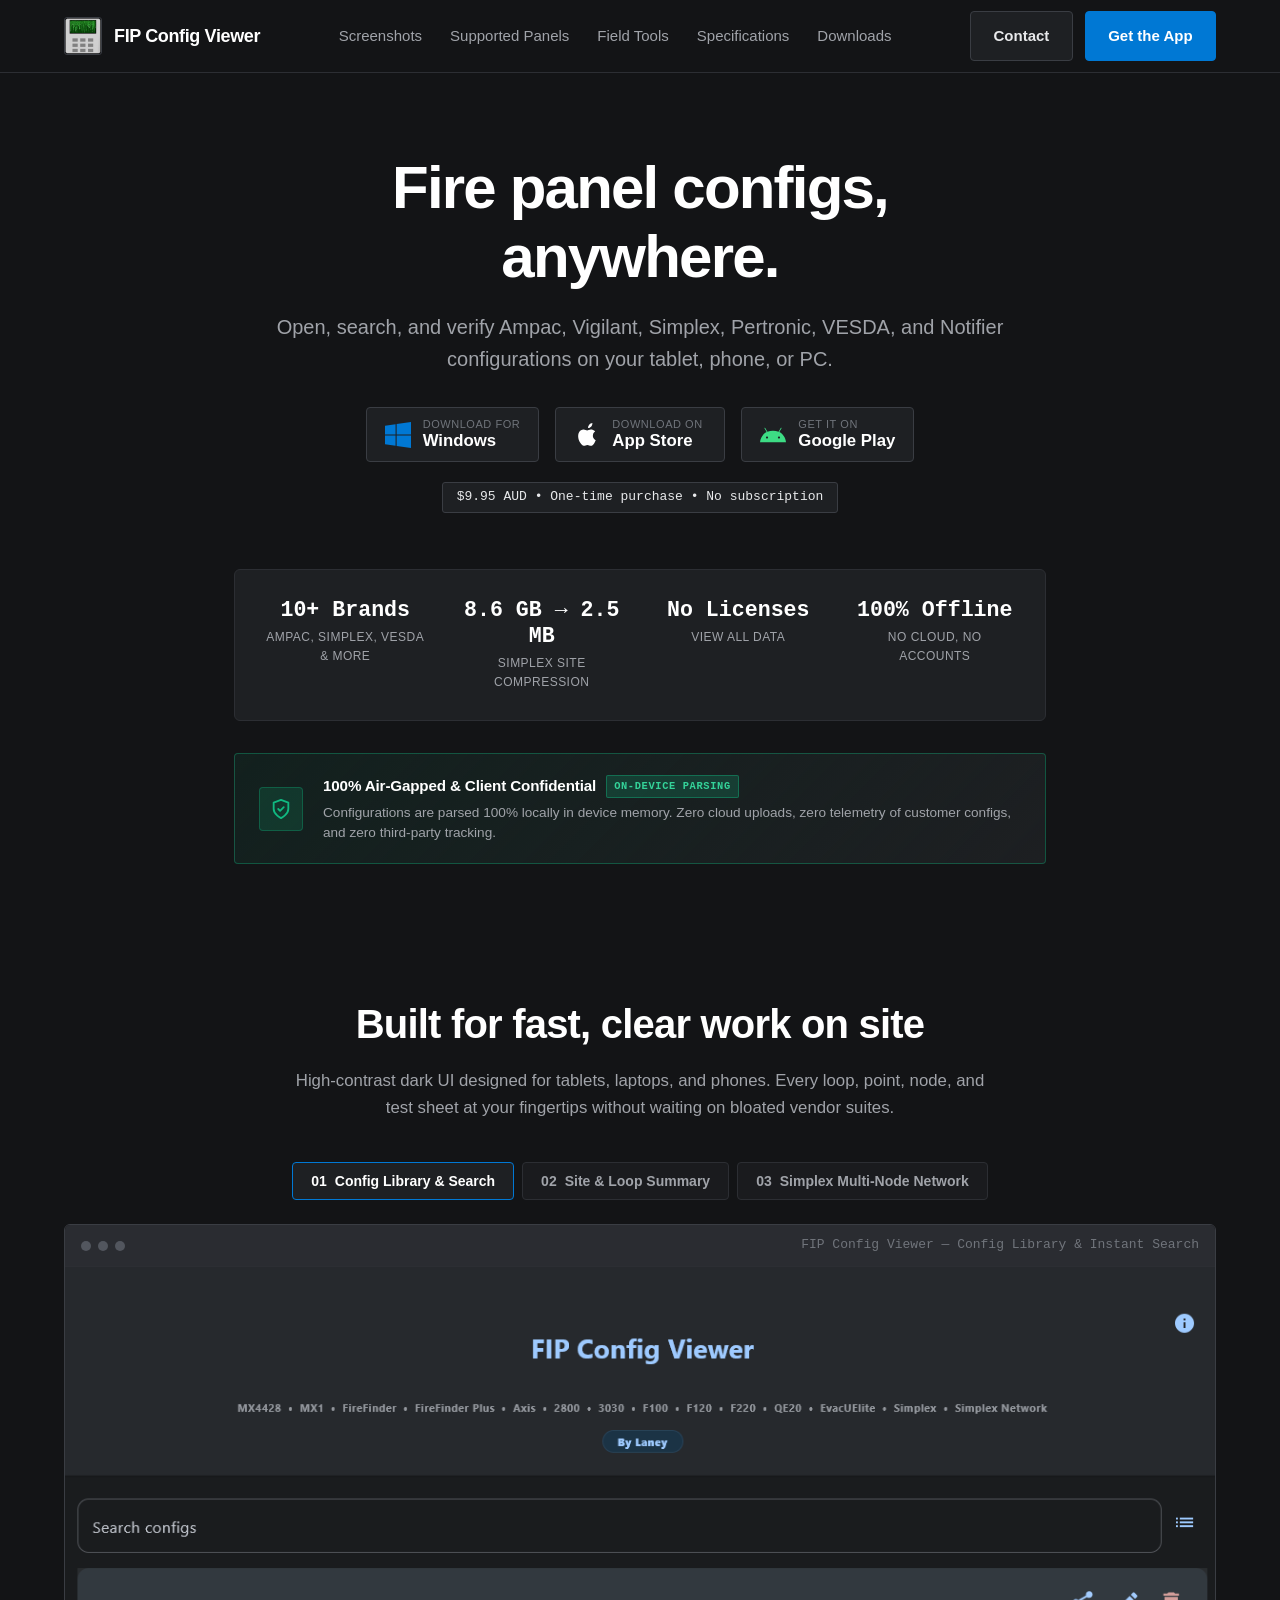
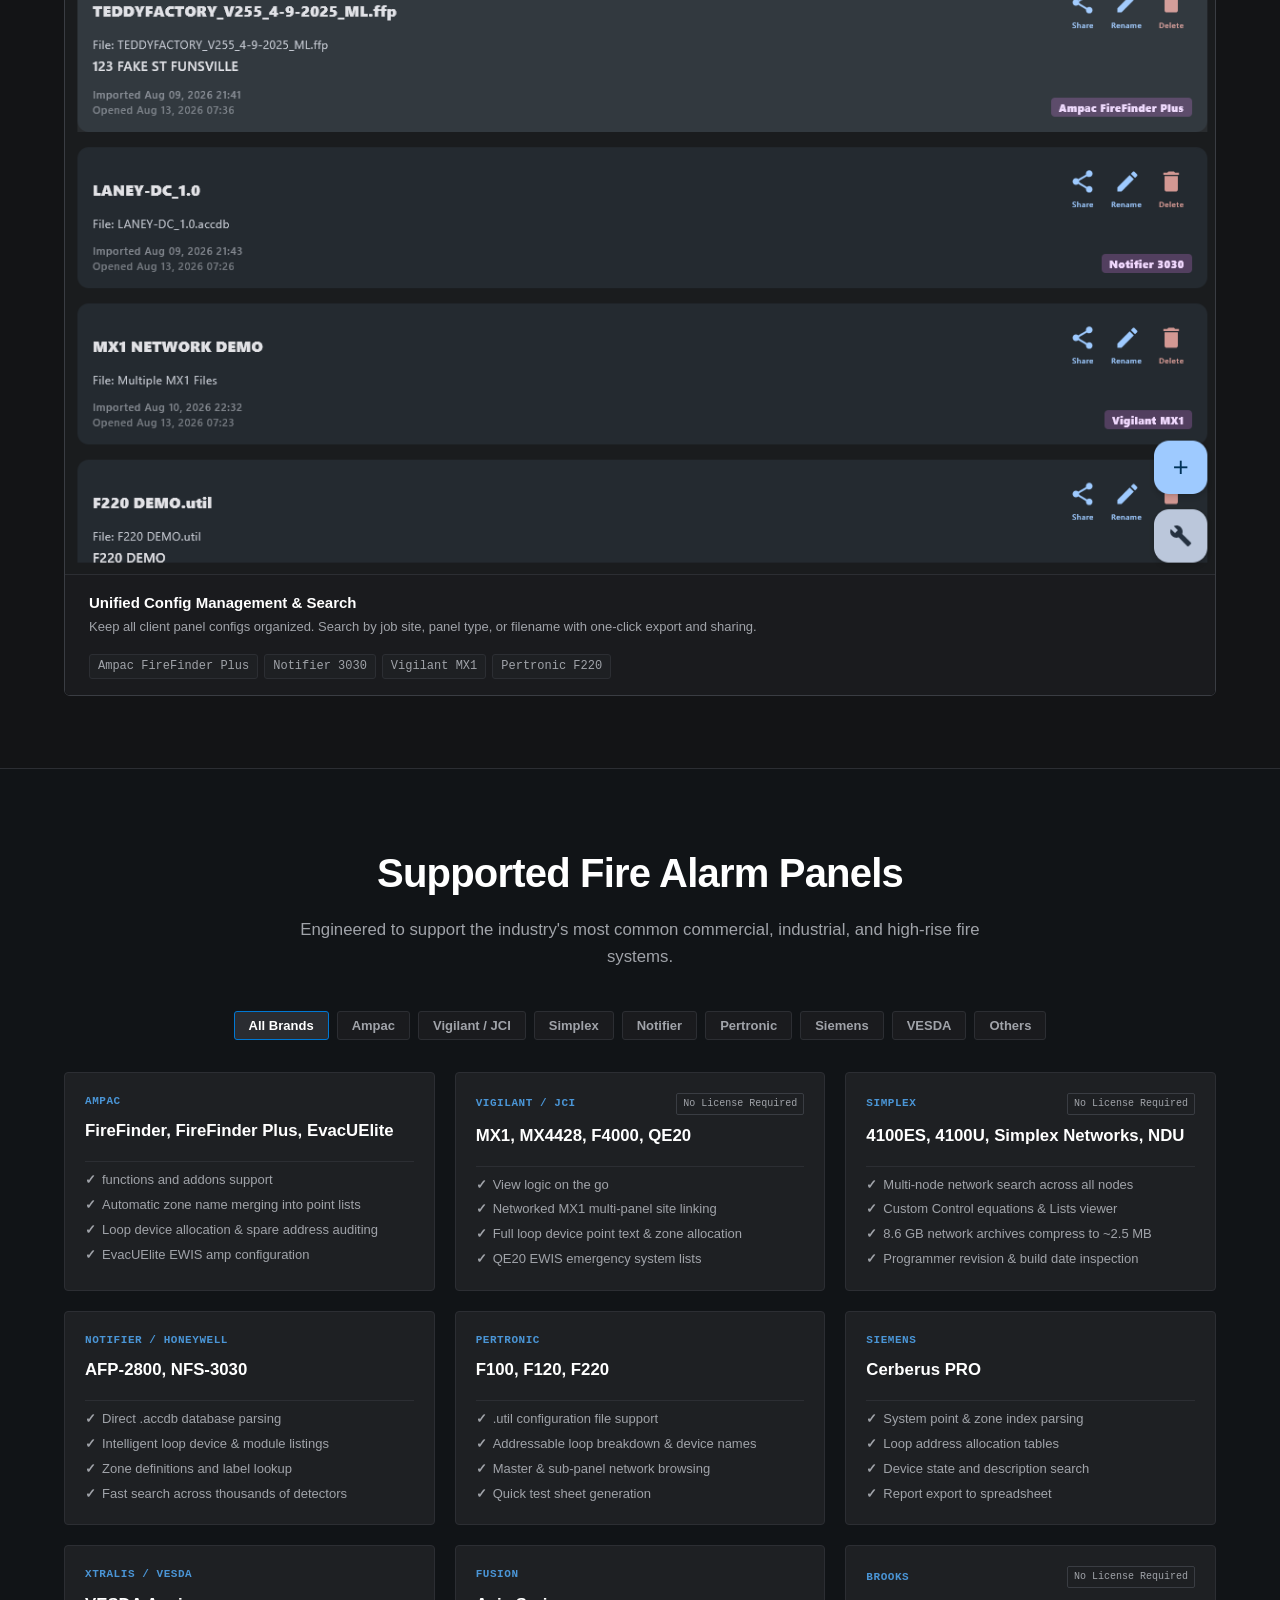
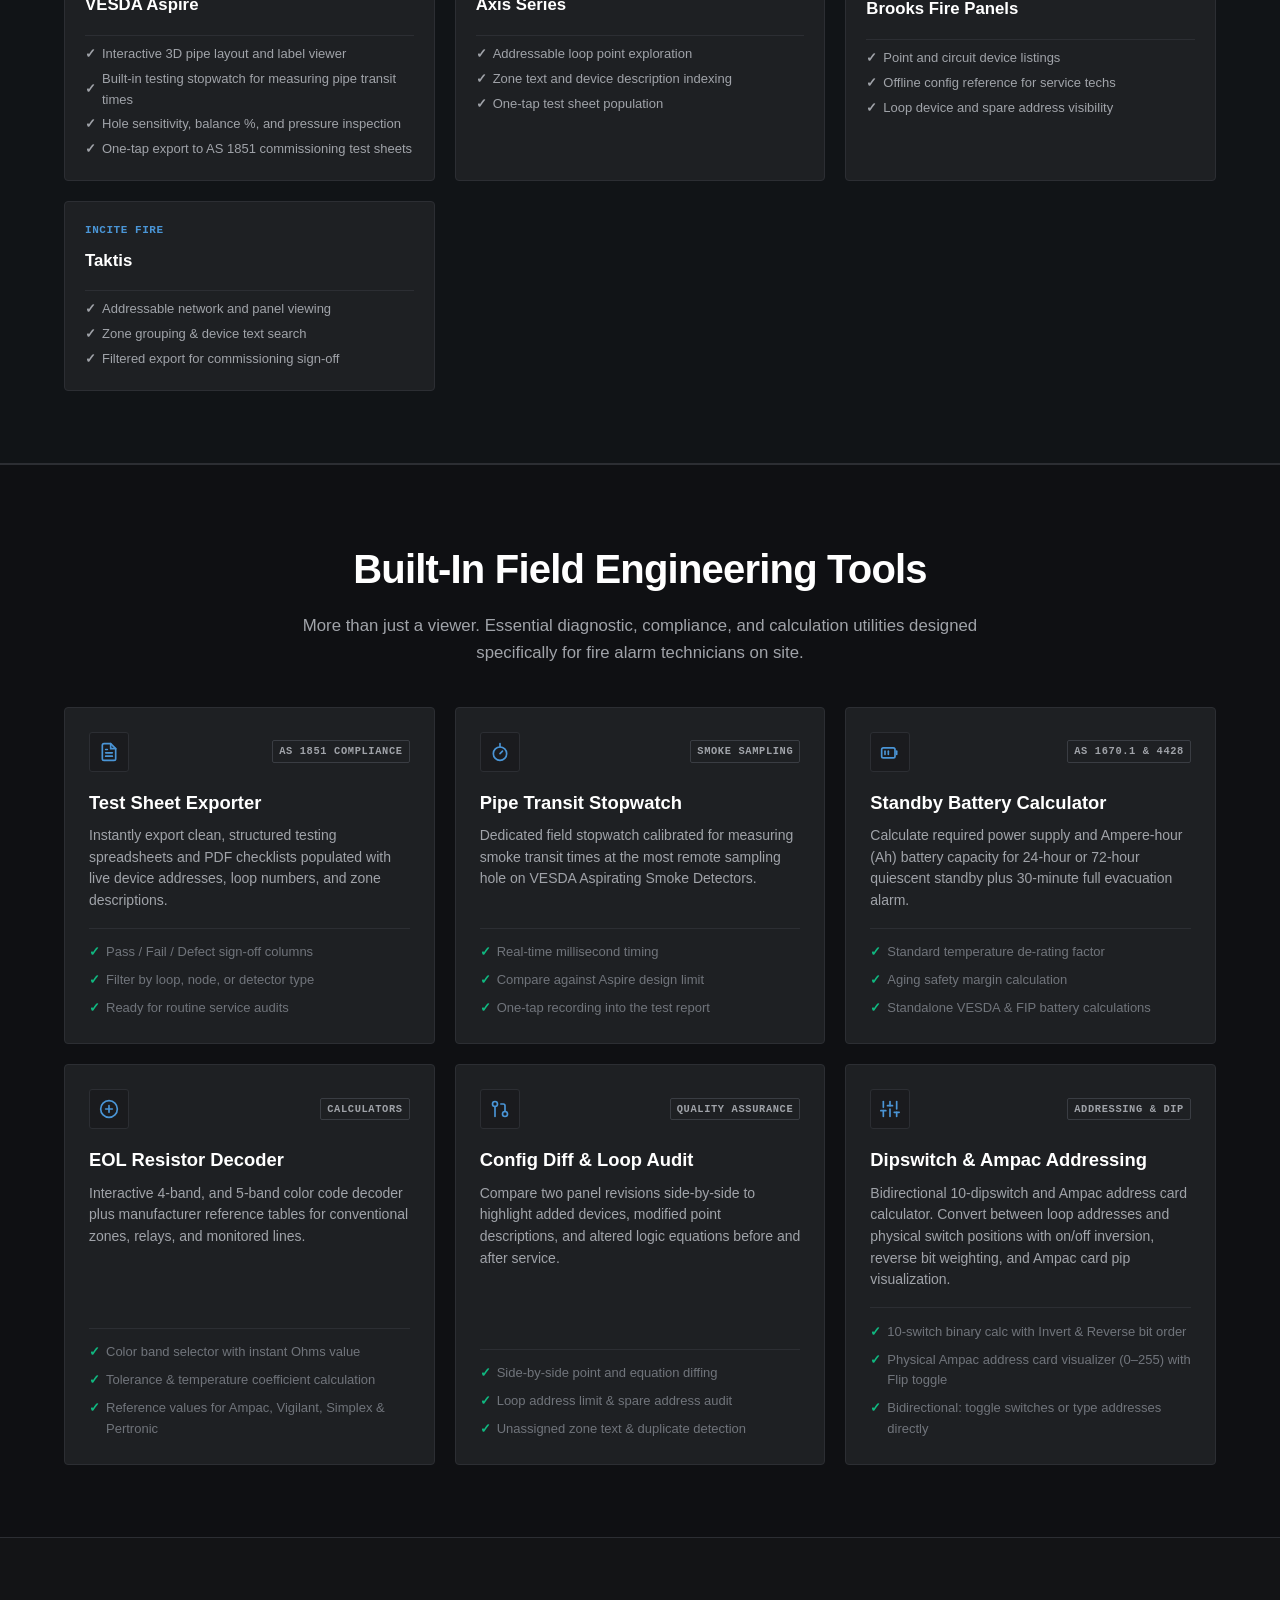
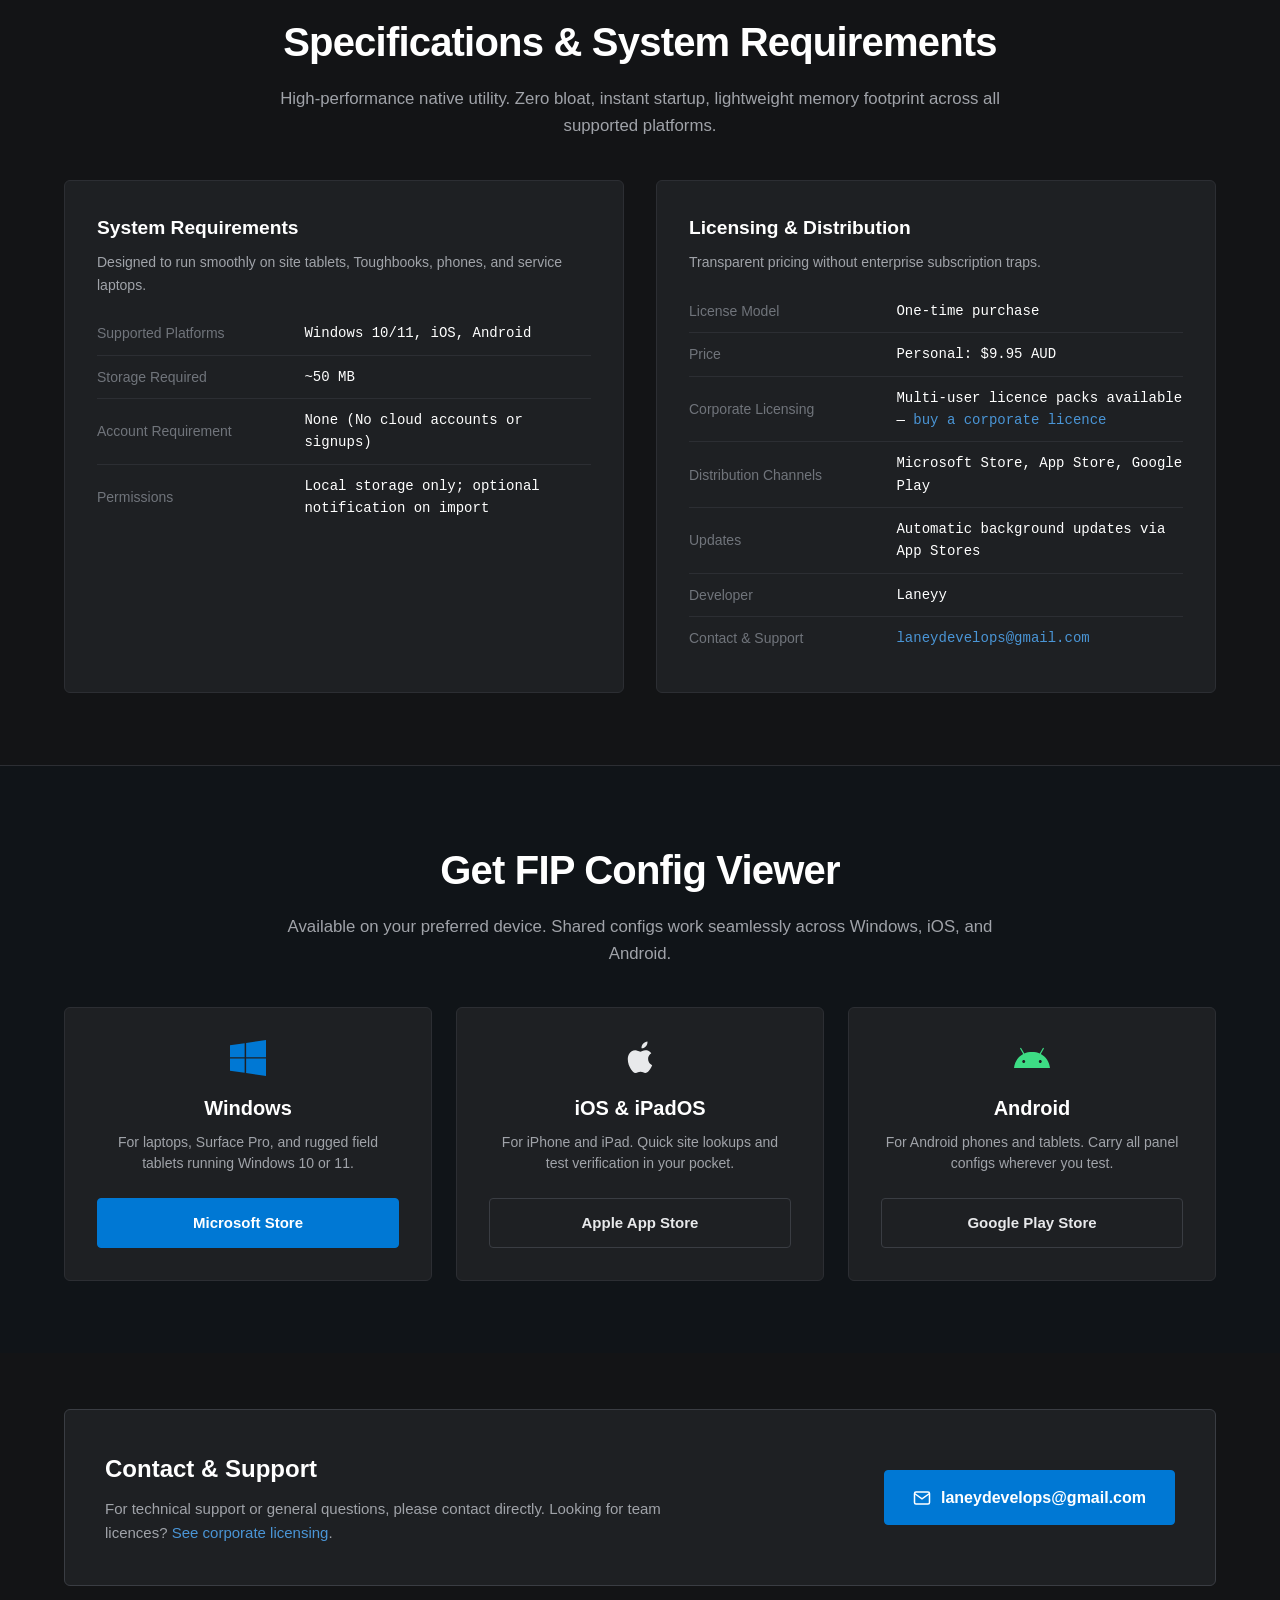
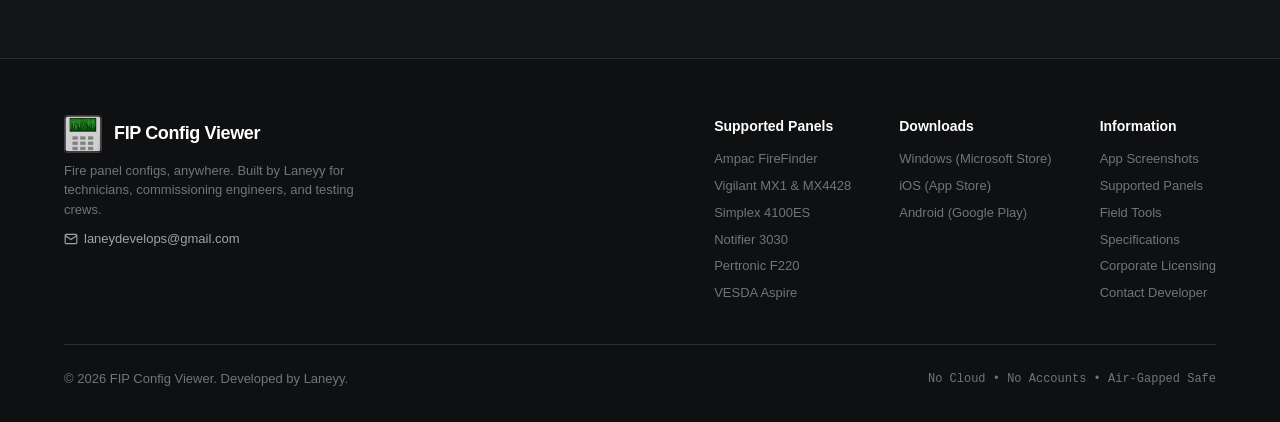
<file: index.html>
<!DOCTYPE html>
<html lang="en">

<head>
  <meta charset="UTF-8">
  <meta name="viewport" content="width=device-width, initial-scale=1.0">
  <title>FIP Config Viewer — Fire Panel Configs Anywhere | Windows, iOS, Android</title>

  <meta name="description"
    content="View, search, and export test sheets for Ampac, Vigilant, Simplex, Notifier, Pertronic, and VESDA fire panels on Windows, iOS, and Android. Zero licenses.">
  <meta name="keywords"
    content="fire indicator panel, FIP config viewer, fire panel viewer, Ampac FireFinder Plus, Vigilant MX1, Simplex 4100ES, Notifier 3030, Pertronic F220, VESDA Aspire, fire alarm technician, test sheet export">
  <meta name="author" content="Laneyy">
  <meta name="robots" content="index, follow">

  <link rel="canonical" href="https://fipconfigviewer.com/">

  <!-- Open Graph / Facebook / LinkedIn / Slack -->
  <meta property="og:type" content="website">
  <meta property="og:site_name" content="FIP Config Viewer">
  <meta property="og:url" content="https://fipconfigviewer.com/">
  <meta property="og:title" content="FIP Config Viewer — Fire Panel Configs Anywhere">
  <meta property="og:description"
    content="Open and search Ampac, Vigilant, Simplex, Notifier, Pertronic, and VESDA fire panel backups on Windows, iOS, and Android. 100% offline, zero dongles.">
  <meta property="og:image" content="https://fipconfigviewer.com/assets/screenshot1.png">
  <meta property="og:image:width" content="1173">
  <meta property="og:image:height" content="936">
  <meta property="og:image:alt" content="FIP Config Viewer multi-panel loop breakdown and device data explorer">
  <meta property="og:locale" content="en_AU">

  <!-- Twitter Card -->
  <meta name="twitter:card" content="summary_large_image">
  <meta name="twitter:title" content="FIP Config Viewer — Fire Panel Configs Anywhere">
  <meta name="twitter:description"
    content="The dedicated utility for fire alarm technicians, commissioning engineers, and routine testers across Windows, iOS, and Android.">
  <meta name="twitter:image" content="https://fipconfigviewer.com/assets/screenshot1.png">
  <meta name="twitter:image:alt" content="FIP Config Viewer fire indicator panel interface">

  <!-- Browser Theming -->
  <meta name="theme-color" content="#131416">
  <meta name="msapplication-TileColor" content="#131416">

  <!-- Favicons -->
  <link rel="icon" type="image/png" href="assets/icon.png">
  <link rel="apple-touch-icon" href="assets/icon.png">

  <link rel="stylesheet" href="styles.css">

  <!-- Structured Data -->
  <script type="application/ld+json">
  {
    "@context": "https://schema.org",
    "@type": "SoftwareApplication",
    "name": "FIP Config Viewer",
    "operatingSystem": "Windows 10, Windows 11, iOS, Android",
    "applicationCategory": "UtilitiesApplication",
    "applicationSubCategory": "Fire Safety Engineering",
    "offers": {
      "@type": "Offer",
      "price": "9.95",
      "priceCurrency": "AUD",
      "availability": "https://schema.org/InStock"
    },
    "author": {
      "@type": "Person",
      "name": "Laneyy"
    },
    "url": "https://fipconfigviewer.com/",
    "description": "View, create test reports, share configs, and export device and zone lists for Ampac, Vigilant, Simplex, Notifier, Pertronic, and VESDA fire alarm panels.",
    "screenshot": "https://fipconfigviewer.com/assets/screenshot1.png"
  }
  </script>
</head>

<body>

  <!-- ========================================================================
       Top Navigation
       ======================================================================== -->
  <header class="site-header">
    <div class="container nav-container">
      <a href="#" class="brand">
        <img src="assets/icon.png" alt="FIP Config Viewer Icon" class="brand-icon">
        <div class="brand-text">
          <span class="brand-title">FIP Config Viewer</span>
        </div>
      </a>

      <nav>
        <ul class="nav-links" id="navLinks">
          <li><a href="#showcase" class="nav-link">Screenshots</a></li>
          <li><a href="#matrix" class="nav-link">Supported Panels</a></li>
          <li><a href="#tools" class="nav-link">Field Tools</a></li>
          <li><a href="#specs" class="nav-link">Specifications</a></li>
          <li><a href="#downloads" class="nav-link">Downloads</a></li>
        </ul>
      </nav>

      <div class="nav-actions">
        <a href="mailto:laneydevelops@gmail.com" class="btn btn-secondary">
          Contact
        </a>
        <a href="#downloads" class="btn btn-primary">
          Get the App
        </a>
        <button class="mobile-toggle" id="mobileNavToggle" aria-label="Toggle navigation">
          <span></span>
          <span></span>
          <span></span>
        </button>
      </div>
    </div>
  </header>

  <!-- ========================================================================
       Hero Section
       ======================================================================== -->
  <section class="hero-section">
    <div class="container hero-content">
      <h1 class="hero-title">
        Fire panel configs,<br><span class="text-fire">anywhere</span>.
      </h1>

      <p class="hero-subtitle">
        Open, search, and verify Ampac, Vigilant, Simplex, Pertronic, VESDA, and Notifier configurations on your tablet,
        phone,
        or PC.
      </p>

      <!-- Multi-Platform Download Group -->
      <div class="hero-cta-group">
        <!-- Windows -->
        <a href="https://apps.microsoft.com/detail/9mz8tl0hw1b6?hl=en-GB&gl=AU" target="_blank"
          rel="noopener noreferrer" class="hero-platform-btn ms-store-link">
          <svg class="platform-icon" viewBox="0 0 24 24" fill="#0078d4">
            <path
              d="M0 3.449L9.75 2.1v9.451H0V3.449zm0 8.899h9.75V21.9L0 20.551v-8.203zm10.749-10.42L24 0v11.55h-13.251V1.928zm0 10.42H24V24l-13.251-1.929V12.348z" />
          </svg>
          <div class="platform-btn-info">
            <span class="platform-btn-sub">Download for</span>
            <span class="platform-btn-title">Windows</span>
          </div>
        </a>

        <!-- iOS -->
        <a href="https://apps.apple.com/app/fip-config-viewer/id6784992438" target="_blank" rel="noopener noreferrer"
          class="hero-platform-btn">
          <svg class="platform-icon" viewBox="0 0 24 24" fill="currentColor">
            <path
              d="M18.71 19.5c-.83 1.24-1.71 2.45-3.05 2.47-1.34.03-1.77-.79-3.29-.79-1.53 0-2 .77-3.27.82-1.31.05-2.3-1.32-3.14-2.53C4.25 17 2.94 12.45 4.7 9.39c.87-1.52 2.43-2.48 4.12-2.51 1.28-.02 2.5.87 3.29.87.78 0 2.26-1.07 3.81-.91.65.03 2.47.26 3.64 1.98-.09.06-2.17 1.28-2.15 3.81.03 3.02 2.65 4.03 2.68 4.04-.03.07-.42 1.44-1.38 2.83M15.97 4.15c.67-.83 1.13-1.98.99-3.15-1.01.05-2.22.68-2.92 1.5-.62.72-1.16 1.89-1.01 3.02 1.13.09 2.28-.56 2.94-1.37z" />
          </svg>
          <div class="platform-btn-info">
            <span class="platform-btn-sub">Download on</span>
            <span class="platform-btn-title">App Store</span>
          </div>
        </a>

        <!-- Android -->
        <a href="https://play.google.com/store/apps/details?id=com.fipviewer" target="_blank" rel="noopener noreferrer"
          class="hero-platform-btn">
          <svg class="platform-icon" viewBox="0 0 24 24" fill="#3ddc84">
            <path
              d="M17.523 15.3414c-.5511 0-.9993-.4486-.9993-1.0001s.4482-1.0001.9993-1.0001c.5516 0 .9997.4486.9997 1.0001s-.4481 1.0001-.9997 1.0001m-11.046 0c-.5511 0-.9993-.4486-.9993-1.0001s.4482-1.0001.9993-1.0001c.5516 0 .9997.4486.9997 1.0001s-.4481 1.0001-.9997 1.0001m11.4045-6.02l1.996-3.456a.416.416 0 0 0-.1521-.5676.416.416 0 0 0-.5676.1521l-2.0223 3.503C15.5902 8.4111 13.8533 8.0805 12 8.0805c-1.8533 0-3.5902.3306-5.1355.8724L4.8422 5.4499a.416.416 0 0 0-.5676-.1521.416.416 0 0 0-.1521.5676l1.996 3.456C2.6889 11.1867.3432 14.6589 0 18.7402h24c-.3432-4.0813-2.6889-7.5535-6.1185-9.4188" />
          </svg>
          <div class="platform-btn-info">
            <span class="platform-btn-sub">Get it on</span>
            <span class="platform-btn-title">Google Play</span>
          </div>
        </a>
      </div>

      <div class="pricing-pill">
        $9.95 AUD • One-time purchase • No subscription
      </div>

      <!-- Quick Proof / Stats Bar -->
      <div class="hero-stats-row">
        <div class="hero-stat">
          <span class="stat-value">10+ Brands</span>
          <span class="stat-label">Ampac, Simplex, VESDA & more</span>
        </div>
        <div class="hero-stat">
          <span class="stat-value">8.6 GB → 2.5 MB</span>
          <span class="stat-label">Simplex Site Compression</span>
        </div>
        <div class="hero-stat">
          <span class="stat-value">No Licenses</span>
          <span class="stat-label">View all data</span>
        </div>
        <div class="hero-stat">
          <span class="stat-value">100% Offline</span>
          <span class="stat-label">No Cloud, No Accounts</span>
        </div>
      </div>

      <!-- Air-Gapped Trust Banner -->
      <div class="trust-banner">
        <div class="trust-icon-box">
          <svg width="22" height="22" viewBox="0 0 24 24" fill="none" stroke="currentColor" stroke-width="2"
            stroke-linecap="round" stroke-linejoin="round">
            <path d="M12 22s8-4 8-10V5l-8-3-8 3v7c0 6 8 10 8 10z" />
            <path d="M9 12l2 2 4-4" />
          </svg>
        </div>
        <div class="trust-body">
          <div class="trust-header-line">
            <span class="trust-title">100% Air-Gapped &amp; Client Confidential</span>
            <span class="trust-pill">On-Device Parsing</span>
          </div>
          <p class="trust-desc">
            Configurations are parsed 100% locally in device
            memory. Zero cloud uploads, zero telemetry of customer configs, and zero third-party tracking.
          </p>
        </div>
      </div>
    </div>
  </section>

  <!-- ========================================================================
       App Showcase / Real Screenshots
       ======================================================================== -->
  <section class="showcase-section" id="showcase">
    <div class="container">
      <div class="section-head">
        <h2 class="section-title">Built for fast, clear work on site</h2>
        <p class="section-desc">
          High-contrast dark UI designed for tablets, laptops, and phones. Every loop, point, node, and test sheet at
          your fingertips without waiting on bloated vendor suites.
        </p>
      </div>

      <!-- Tab Switcher -->
      <div class="showcase-tabs">
        <button class="showcase-tab active" data-target="tab-configs">
          <span>01</span> Config Library & Search
        </button>
        <button class="showcase-tab" data-target="tab-summary">
          <span>02</span> Site & Loop Summary
        </button>
        <button class="showcase-tab" data-target="tab-nodes">
          <span>03</span> Simplex Multi-Node Network
        </button>
      </div>

      <!-- Window Frame Viewport -->
      <div class="showcase-viewport">
        <div class="window-titlebar">
          <div class="window-dots">
            <span class="window-dot"></span>
            <span class="window-dot"></span>
            <span class="window-dot"></span>
          </div>
          <span class="window-title" id="windowTitleText">
            FIP Config Viewer — Config Library & Instant Search
          </span>
        </div>

        <div class="showcase-display">
          <!-- Slide 1: Configs Library -->
          <div class="screenshot-slide active" id="tab-configs">
            <div class="screenshot-img-wrap">
              <img src="assets/screenshot1.png"
                alt="FIP Config Viewer Configs Library screen showing FireFinder Plus, Notifier 3030, and Vigilant MX1">
            </div>
            <div class="screenshot-caption-bar">
              <div class="caption-meta">
                <span class="caption-heading">Unified Config Management & Search</span>
                <span class="caption-details">Keep all client panel configs organized. Search by job site, panel type,
                  or filename with one-click export and sharing.</span>
              </div>
              <div class="caption-tags">
                <span class="tech-tag">Ampac FireFinder Plus</span>
                <span class="tech-tag">Notifier 3030</span>
                <span class="tech-tag">Vigilant MX1</span>
                <span class="tech-tag">Pertronic F220</span>
              </div>
            </div>
          </div>

          <!-- Slide 2: Loop Summary -->
          <div class="screenshot-slide" id="tab-summary">
            <div class="screenshot-img-wrap">
              <img src="assets/screenshot2.png"
                alt="FIP Config Viewer Loop Summary showing Nodes, Zones, Devices, Groups, and Loop breakdown">
            </div>
            <div class="screenshot-caption-bar">
              <div class="caption-meta">
                <span class="caption-heading">Site Totals & Loop Device Allocation</span>
                <span class="caption-details">Instantly see 23 Nodes, 860 Zones, 1,963 Devices, and 416 Groups.
                  Breakdown of every loop with used devices vs spare addresses.</span>
              </div>
              <div class="caption-tags">
                <span class="tech-tag">126 Device Limit Audit</span>
                <span class="tech-tag">Spare Device Count</span>
                <span class="tech-tag">Zone Grouping</span>
              </div>
            </div>
          </div>

          <!-- Slide 3: Simplex Nodes -->
          <div class="screenshot-slide" id="tab-nodes">
            <div class="screenshot-img-wrap">
              <img src="assets/screenshot3.png"
                alt="FIP Config Viewer Simplex Multi-Node network view showing 4100ES, AS7240 NDU nodes and revisions">
            </div>
            <div class="screenshot-caption-bar">
              <div class="caption-meta">
                <span class="caption-heading">Simplex Multi-Node Network Topology</span>
                <span class="caption-details">Audit every node on a large Simplex network (4100ES, AS7240 NDU) with
                  build dates, used loops, points, and programmer revisions.</span>
              </div>
              <div class="caption-tags">
                <span class="tech-tag">Simplex 4100ES</span>
                <span class="tech-tag">NDU Displays</span>
                <span class="tech-tag">Custom Control</span>
                <span class="tech-tag">Lists</span>
              </div>
            </div>
          </div>
        </div>
      </div>
    </div>
  </section>

  <!-- ========================================================================
       Supported Panels Matrix
       ======================================================================== -->
  <section class="matrix-section" id="matrix">
    <div class="container">
      <div class="section-head">
        <h2 class="section-title">Supported Fire Alarm Panels</h2>
        <p class="section-desc">
          Engineered to support the industry's most common commercial, industrial, and high-rise fire systems.
        </p>
      </div>

      <!-- Filter Controls -->
      <div class="matrix-filter-bar">
        <div class="matrix-brands-tabs">
          <button class="matrix-brand-btn active" data-filter="all">All Brands</button>
          <button class="matrix-brand-btn" data-filter="ampac">Ampac</button>
          <button class="matrix-brand-btn" data-filter="vigilant">Vigilant / JCI</button>
          <button class="matrix-brand-btn" data-filter="simplex">Simplex</button>
          <button class="matrix-brand-btn" data-filter="notifier">Notifier</button>
          <button class="matrix-brand-btn" data-filter="pertronic">Pertronic</button>
          <button class="matrix-brand-btn" data-filter="siemens">Siemens</button>
          <button class="matrix-brand-btn" data-filter="vesda">VESDA</button>
          <button class="matrix-brand-btn" data-filter="others">Others</button>
        </div>
      </div>

      <!-- Panels Grid -->
      <div class="matrix-grid">
        <!-- Ampac -->
        <div class="panel-card" data-brand="ampac">
          <div class="panel-card-header">
            <span class="panel-brand-name">Ampac</span>
          </div>
          <h4 class="panel-models">FireFinder, FireFinder Plus, EvacUElite</h4>
          <ul class="panel-features-list">
            <li>functions and addons support</li>
            <li>Automatic zone name merging into point lists</li>
            <li>Loop device allocation & spare address auditing</li>
            <li>EvacUElite EWIS amp configuration</li>
          </ul>
        </div>

        <!-- Vigilant -->
        <div class="panel-card" data-brand="vigilant">
          <div class="panel-card-header">
            <span class="panel-brand-name">Vigilant / JCI</span>
            <span class="panel-status-pill">No License Required</span>
          </div>
          <h4 class="panel-models">MX1, MX4428, F4000, QE20</h4>
          <ul class="panel-features-list">
            <li>View logic on the go</li>
            <li>Networked MX1 multi-panel site linking</li>
            <li>Full loop device point text & zone allocation</li>
            <li>QE20 EWIS emergency system lists</li>
          </ul>
        </div>

        <!-- Simplex -->
        <div class="panel-card" data-brand="simplex">
          <div class="panel-card-header">
            <span class="panel-brand-name">Simplex</span>
            <span class="panel-status-pill">No License Required</span>
          </div>
          <h4 class="panel-models">4100ES, 4100U, Simplex Networks, NDU</h4>
          <ul class="panel-features-list">
            <li>Multi-node network search across all nodes</li>
            <li>Custom Control equations & Lists viewer</li>
            <li>8.6 GB network archives compress to ~2.5 MB</li>
            <li>Programmer revision & build date inspection</li>
          </ul>
        </div>

        <!-- Notifier -->
        <div class="panel-card" data-brand="notifier">
          <div class="panel-card-header">
            <span class="panel-brand-name">Notifier / Honeywell</span>
          </div>
          <h4 class="panel-models">AFP-2800, NFS-3030</h4>
          <ul class="panel-features-list">
            <li>Direct .accdb database parsing</li>
            <li>Intelligent loop device & module listings</li>
            <li>Zone definitions and label lookup</li>
            <li>Fast search across thousands of detectors</li>
          </ul>
        </div>

        <!-- Pertronic -->
        <div class="panel-card" data-brand="pertronic">
          <div class="panel-card-header">
            <span class="panel-brand-name">Pertronic</span>
          </div>
          <h4 class="panel-models">F100, F120, F220</h4>
          <ul class="panel-features-list">
            <li>.util configuration file support</li>
            <li>Addressable loop breakdown & device names</li>
            <li>Master & sub-panel network browsing</li>
            <li>Quick test sheet generation</li>
          </ul>
        </div>

        <!-- Siemens -->
        <div class="panel-card" data-brand="siemens">
          <div class="panel-card-header">
            <span class="panel-brand-name">Siemens</span>
          </div>
          <h4 class="panel-models">Cerberus PRO</h4>
          <ul class="panel-features-list">
            <li>System point & zone index parsing</li>
            <li>Loop address allocation tables</li>
            <li>Device state and description search</li>
            <li>Report export to spreadsheet</li>
          </ul>
        </div>

        <!-- VESDA -->
        <div class="panel-card" data-brand="vesda">
          <div class="panel-card-header">
            <span class="panel-brand-name">Xtralis / VESDA</span>
          </div>
          <h4 class="panel-models">VESDA Aspire</h4>
          <ul class="panel-features-list">
            <li>Interactive 3D pipe layout and label viewer</li>
            <li>Built-in testing stopwatch for measuring pipe transit times</li>
            <li>Hole sensitivity, balance %, and pressure inspection</li>
            <li>One-tap export to AS 1851 commissioning test sheets</li>
          </ul>
        </div>

        <!-- Fusion -->
        <div class="panel-card" data-brand="others">
          <div class="panel-card-header">
            <span class="panel-brand-name">Fusion</span>
          </div>
          <h4 class="panel-models">Axis Series</h4>
          <ul class="panel-features-list">
            <li>Addressable loop point exploration</li>
            <li>Zone text and device description indexing</li>
            <li>One-tap test sheet population</li>
          </ul>
        </div>

        <!-- Brooks -->
        <div class="panel-card" data-brand="others">
          <div class="panel-card-header">
            <span class="panel-brand-name">Brooks</span>
            <span class="panel-status-pill">No License Required</span>
          </div>
          <h4 class="panel-models">Brooks Fire Panels</h4>
          <ul class="panel-features-list">
            <li>Point and circuit device listings</li>
            <li>Offline config reference for service techs</li>
            <li>Loop device and spare address visibility</li>
          </ul>
        </div>

        <!-- Incite -->
        <div class="panel-card" data-brand="others">
          <div class="panel-card-header">
            <span class="panel-brand-name">Incite Fire</span>
          </div>
          <h4 class="panel-models">Taktis</h4>
          <ul class="panel-features-list">
            <li>Addressable network and panel viewing</li>
            <li>Zone grouping & device text search</li>
            <li>Filtered export for commissioning sign-off</li>
          </ul>
        </div>
      </div>
    </div>
  </section>

  <!-- ========================================================================
       Technician Field Tools
       ======================================================================== -->
  <section class="tools-section" id="tools">
    <div class="container">
      <div class="section-head">
        <h2 class="section-title">Built-In Field Engineering Tools</h2>
        <p class="section-desc">
          More than just a viewer. Essential diagnostic, compliance, and calculation utilities designed specifically for
          fire alarm technicians on site.
        </p>
      </div>

      <div class="tools-grid">
        <!-- Tool 1: AS 1851 Test Sheets -->
        <div class="tool-card">
          <div class="tool-card-head">
            <div class="tool-icon-wrap">
              <svg width="20" height="20" viewBox="0 0 24 24" fill="none" stroke="currentColor" stroke-width="2"
                stroke-linecap="round" stroke-linejoin="round">
                <path d="M14 2H6a2 2 0 0 0-2 2v16a2 2 0 0 0 2 2h12a2 2 0 0 0 2-2V8z"></path>
                <polyline points="14 2 14 8 20 8"></polyline>
                <line x1="16" y1="13" x2="8" y2="13"></line>
                <line x1="16" y1="17" x2="8" y2="17"></line>
                <polyline points="10 9 9 9 8 9"></polyline>
              </svg>
            </div>
            <span class="tool-tag">AS 1851 Compliance</span>
          </div>
          <h3 class="tool-card-title">Test Sheet Exporter</h3>
          <p class="tool-card-desc">
            Instantly export clean, structured testing spreadsheets and PDF checklists populated with live device
            addresses, loop numbers, and zone descriptions.
          </p>
          <ul class="tool-card-bullets">
            <li><span>✓</span> Pass / Fail / Defect sign-off columns</li>
            <li><span>✓</span> Filter by loop, node, or detector type</li>
            <li><span>✓</span> Ready for routine service audits</li>
          </ul>
        </div>

        <!-- Tool 2: VESDA Testing Stopwatch -->
        <div class="tool-card">
          <div class="tool-card-head">
            <div class="tool-icon-wrap">
              <svg width="20" height="20" viewBox="0 0 24 24" fill="none" stroke="currentColor" stroke-width="2"
                stroke-linecap="round" stroke-linejoin="round">
                <circle cx="12" cy="14" r="8"></circle>
                <line x1="12" y1="2" x2="12" y2="6"></line>
                <line x1="12" y1="14" x2="15" y2="11"></line>
              </svg>
            </div>
            <span class="tool-tag">Smoke Sampling</span>
          </div>
          <h3 class="tool-card-title">Pipe Transit Stopwatch</h3>
          <p class="tool-card-desc">
            Dedicated field stopwatch calibrated for measuring smoke transit times at the most remote sampling hole on
            VESDA Aspirating Smoke Detectors.
          </p>
          <ul class="tool-card-bullets">
            <li><span>✓</span> Real-time millisecond timing</li>
            <li><span>✓</span> Compare against Aspire design limit</li>
            <li><span>✓</span> One-tap recording into the test report</li>
          </ul>
        </div>

        <!-- Tool 3: Battery Sizing Calculator -->
        <div class="tool-card">
          <div class="tool-card-head">
            <div class="tool-icon-wrap">
              <svg width="20" height="20" viewBox="0 0 24 24" fill="none" stroke="currentColor" stroke-width="2"
                stroke-linecap="round" stroke-linejoin="round">
                <rect x="2" y="7" width="16" height="12" rx="2"></rect>
                <line x1="6" y1="11" x2="6" y2="15"></line>
                <line x1="10" y1="11" x2="10" y2="15"></line>
                <line x1="20" y1="11" x2="20" y2="15"></line>
              </svg>
            </div>
            <span class="tool-tag">AS 1670.1 &amp; 4428</span>
          </div>
          <h3 class="tool-card-title">Standby Battery Calculator</h3>
          <p class="tool-card-desc">
            Calculate required power supply and Ampere-hour (Ah) battery capacity for 24-hour or 72-hour quiescent
            standby plus 30-minute full evacuation alarm.
          </p>
          <ul class="tool-card-bullets">
            <li><span>✓</span> Standard temperature de-rating factor</li>
            <li><span>✓</span> Aging safety margin calculation</li>
            <li><span>✓</span> Standalone VESDA &amp; FIP battery calculations</li>
          </ul>
        </div>

        <!-- Tool 4: Resistor Decoder -->
        <div class="tool-card">
          <div class="tool-card-head">
            <div class="tool-icon-wrap">
              <svg width="20" height="20" viewBox="0 0 24 24" fill="none" stroke="currentColor" stroke-width="2"
                stroke-linecap="round" stroke-linejoin="round">
                <circle cx="12" cy="12" r="10"></circle>
                <path d="M8 12h8"></path>
                <path d="M12 8v8"></path>
              </svg>
            </div>
            <span class="tool-tag">Calculators</span>
          </div>
          <h3 class="tool-card-title">EOL Resistor Decoder</h3>
          <p class="tool-card-desc">
            Interactive 4-band, and 5-band color code decoder plus manufacturer reference tables for
            conventional zones, relays, and monitored lines.
          </p>
          <ul class="tool-card-bullets">
            <li><span>✓</span> Color band selector with instant Ohms value</li>
            <li><span>✓</span> Tolerance &amp; temperature coefficient calculation</li>
            <li><span>✓</span> Reference values for Ampac, Vigilant, Simplex &amp; Pertronic</li>
          </ul>
        </div>

        <!-- Tool 5: Config Diff & Audit -->
        <div class="tool-card">
          <div class="tool-card-head">
            <div class="tool-icon-wrap">
              <svg width="20" height="20" viewBox="0 0 24 24" fill="none" stroke="currentColor" stroke-width="2"
                stroke-linecap="round" stroke-linejoin="round">
                <circle cx="18" cy="18" r="3"></circle>
                <circle cx="6" cy="6" r="3"></circle>
                <path d="M13 6h3a2 2 0 0 1 2 2v7"></path>
                <line x1="6" y1="9" x2="6" y2="21"></line>
              </svg>
            </div>
            <span class="tool-tag">Quality Assurance</span>
          </div>
          <h3 class="tool-card-title">Config Diff &amp; Loop Audit</h3>
          <p class="tool-card-desc">
            Compare two panel revisions side-by-side to highlight added devices, modified point descriptions, and
            altered logic equations before and after service.
          </p>
          <ul class="tool-card-bullets">
            <li><span>✓</span> Side-by-side point and equation diffing</li>
            <li><span>✓</span> Loop address limit &amp; spare address audit</li>
            <li><span>✓</span> Unassigned zone text &amp; duplicate detection</li>
          </ul>
        </div>

        <!-- Tool 6: Dipswitch & Ampac Addressing -->
        <div class="tool-card">
          <div class="tool-card-head">
            <div class="tool-icon-wrap">
              <svg width="20" height="20" viewBox="0 0 24 24" fill="none" stroke="currentColor" stroke-width="2"
                stroke-linecap="round" stroke-linejoin="round">
                <line x1="4" y1="21" x2="4" y2="14"></line>
                <line x1="4" y1="10" x2="4" y2="3"></line>
                <line x1="12" y1="21" x2="12" y2="12"></line>
                <line x1="12" y1="8" x2="12" y2="3"></line>
                <line x1="20" y1="21" x2="20" y2="16"></line>
                <line x1="20" y1="12" x2="20" y2="3"></line>
                <line x1="1" y1="14" x2="7" y2="14"></line>
                <line x1="9" y1="8" x2="15" y2="8"></line>
                <line x1="17" y1="16" x2="23" y2="16"></line>
              </svg>
            </div>
            <span class="tool-tag">Addressing &amp; DIP</span>
          </div>
          <h3 class="tool-card-title">Dipswitch &amp; Ampac Addressing</h3>
          <p class="tool-card-desc">
            Bidirectional 10-dipswitch and Ampac address card calculator. Convert between loop addresses and physical
            switch positions with on/off inversion, reverse bit weighting, and Ampac card pip visualization.
          </p>
          <ul class="tool-card-bullets">
            <li><span>✓</span> 10-switch binary calc with Invert &amp; Reverse bit order</li>
            <li><span>✓</span> Physical Ampac address card visualizer (0–255) with Flip toggle</li>
            <li><span>✓</span> Bidirectional: toggle switches or type addresses directly</li>
          </ul>
        </div>
      </div>
    </div>
  </section>

  <!-- ========================================================================
       Technical Specifications & Architecture
       ======================================================================== -->
  <section class="specs-section" id="specs">
    <div class="container">
      <div class="section-head">
        <h2 class="section-title">Specifications & System Requirements</h2>
        <p class="section-desc">
          High-performance native utility. Zero bloat, instant startup, lightweight memory footprint across all
          supported platforms.
        </p>
      </div>

      <div class="specs-grid">
        <div class="specs-card">
          <h3 style="font-size: 1.2rem; color: #fff; margin-bottom: 0.5rem;">System Requirements</h3>
          <p style="font-size: 0.875rem; color: var(--text-secondary); margin-bottom: 1rem;">
            Designed to run smoothly on site tablets, Toughbooks, phones, and service laptops.
          </p>
          <table class="specs-table">
            <tbody>
              <tr>
                <td>Supported Platforms</td>
                <td>Windows 10/11, iOS, Android</td>
              </tr>
              <tr>
                <td>Storage Required</td>
                <td>~50 MB</td>
              </tr>
              <tr>
                <td>Account Requirement</td>
                <td>None (No cloud accounts or signups)</td>
              </tr>
              <tr>
                <td>Permissions</td>
                <td>Local storage only; optional notification on import</td>
              </tr>
            </tbody>
          </table>
        </div>

        <div class="specs-card">
          <h3 style="font-size: 1.2rem; color: #fff; margin-bottom: 0.5rem;">Licensing & Distribution</h3>
          <p style="font-size: 0.875rem; color: var(--text-secondary); margin-bottom: 1rem;">
            Transparent pricing without enterprise subscription traps.
          </p>
          <table class="specs-table">
            <tbody>
              <tr>
                <td>License Model</td>
                <td>One-time purchase</td>
              </tr>
              <tr>
                <td>Price</td>
                <td>Personal: $9.95 AUD</td>
              </tr>
              <tr>
                <td>Corporate Licensing</td>
                <td>Multi-user licence packs available — <a href="corporate.html"
                    style="color: var(--accent-orange);">buy a corporate licence</a></td>
              </tr>
              <tr>
                <td>Distribution Channels</td>
                <td>Microsoft Store, App Store, Google Play</td>
              </tr>
              <tr>
                <td>Updates</td>
                <td>Automatic background updates via App Stores</td>
              </tr>
              <tr>
                <td>Developer</td>
                <td>Laneyy</td>
              </tr>
              <tr>
                <td>Contact & Support</td>
                <td><a href="mailto:laneydevelops@gmail.com"
                    style="color: var(--accent-orange);">laneydevelops@gmail.com</a></td>
              </tr>
            </tbody>
          </table>
        </div>
      </div>
    </div>
  </section>

  <!-- ========================================================================
       Downloads Section
       ======================================================================== -->
  <section class="downloads-section" id="downloads">
    <div class="container">
      <div class="section-head">
        <h2 class="section-title">Get FIP Config Viewer</h2>
        <p class="section-desc">
          Available on your preferred device. Shared configs work seamlessly across Windows, iOS, and Android.
        </p>
      </div>

      <div class="downloads-grid">
        <!-- Windows Card -->
        <div class="download-card">
          <div class="download-card-icon">
            <svg viewBox="0 0 24 24" fill="#0078d4" width="36" height="36">
              <path
                d="M0 3.449L9.75 2.1v9.451H0V3.449zm0 8.899h9.75V21.9L0 20.551v-8.203zm10.749-10.42L24 0v11.55h-13.251V1.928zm0 10.42H24V24l-13.251-1.929V12.348z" />
            </svg>
          </div>
          <h3 class="download-card-title">Windows</h3>
          <p class="download-card-desc">For laptops, Surface Pro, and rugged field tablets running Windows 10 or 11.</p>
          <a href="https://apps.microsoft.com/detail/9mz8tl0hw1b6?hl=en-GB&gl=AU" target="_blank"
            rel="noopener noreferrer" class="btn btn-primary ms-store-link" style="width: 100%;">
            Microsoft Store
          </a>
        </div>

        <!-- iOS Card -->
        <div class="download-card">
          <div class="download-card-icon">
            <svg viewBox="0 0 24 24" fill="currentColor" width="36" height="36">
              <path
                d="M18.71 19.5c-.83 1.24-1.71 2.45-3.05 2.47-1.34.03-1.77-.79-3.29-.79-1.53 0-2 .77-3.27.82-1.31.05-2.3-1.32-3.14-2.53C4.25 17 2.94 12.45 4.7 9.39c.87-1.52 2.43-2.48 4.12-2.51 1.28-.02 2.5.87 3.29.87.78 0 2.26-1.07 3.81-.91.65.03 2.47.26 3.64 1.98-.09.06-2.17 1.28-2.15 3.81.03 3.02 2.65 4.03 2.68 4.04-.03.07-.42 1.44-1.38 2.83M15.97 4.15c.67-.83 1.13-1.98.99-3.15-1.01.05-2.22.68-2.92 1.5-.62.72-1.16 1.89-1.01 3.02 1.13.09 2.28-.56 2.94-1.37z" />
            </svg>
          </div>
          <h3 class="download-card-title">iOS & iPadOS</h3>
          <p class="download-card-desc">For iPhone and iPad. Quick site lookups and test verification in your pocket.
          </p>
          <a href="https://apps.apple.com/app/fip-config-viewer/id6784992438" target="_blank" rel="noopener noreferrer"
            class="btn btn-secondary" style="width: 100%;">
            Apple App Store
          </a>
        </div>

        <!-- Android Card -->
        <div class="download-card">
          <div class="download-card-icon">
            <svg viewBox="0 0 24 24" fill="#3ddc84" width="36" height="36">
              <path
                d="M17.523 15.3414c-.5511 0-.9993-.4486-.9993-1.0001s.4482-1.0001.9993-1.0001c.5516 0 .9997.4486.9997 1.0001s-.4481 1.0001-.9997 1.0001m-11.046 0c-.5511 0-.9993-.4486-.9993-1.0001s.4482-1.0001.9993-1.0001c.5516 0 .9997.4486.9997 1.0001s-.4481 1.0001-.9997 1.0001m11.4045-6.02l1.996-3.456a.416.416 0 0 0-.1521-.5676.416.416 0 0 0-.5676.1521l-2.0223 3.503C15.5902 8.4111 13.8533 8.0805 12 8.0805c-1.8533 0-3.5902.3306-5.1355.8724L4.8422 5.4499a.416.416 0 0 0-.5676-.1521.416.416 0 0 0-.1521.5676l1.996 3.456C2.6889 11.1867.3432 14.6589 0 18.7402h24c-.3432-4.0813-2.6889-7.5535-6.1185-9.4188" />
            </svg>
          </div>
          <h3 class="download-card-title">Android</h3>
          <p class="download-card-desc">For Android phones and tablets. Carry all panel configs wherever you test.</p>
          <a href="https://play.google.com/store/apps/details?id=com.fipviewer" target="_blank"
            rel="noopener noreferrer" class="btn btn-secondary" style="width: 100%;">
            Google Play Store
          </a>
        </div>
      </div>
    </div>
  </section>

  <!-- ========================================================================
       Contact Section
       ======================================================================== -->
  <section class="contact-section" id="contact">
    <div class="container">
      <div class="contact-card">
        <div class="contact-card-info">
          <h2 class="contact-title">Contact & Support</h2>
          <p class="contact-desc">
            For technical support or general questions, please contact directly. Looking for team licences?
            <a href="corporate.html" style="color: var(--accent-orange);">See corporate licensing</a>.
          </p>
        </div>
        <a href="mailto:laneydevelops@gmail.com" class="btn btn-primary contact-main-btn">
          <svg width="18" height="18" viewBox="0 0 24 24" fill="none" stroke="currentColor" stroke-width="2">
            <path d="M4 4h16c1.1 0 2 .9 2 2v12c0 1.1-.9 2-2 2H4c-1.1 0-2-.9-2-2V6c0-1.1.9-2 2-2z" />
            <polyline points="22,6 12,13 2,6" />
          </svg>
          laneydevelops@gmail.com
        </a>
      </div>
    </div>
  </section>

  <!-- ========================================================================
       Footer
       ======================================================================== -->
  <footer class="site-footer">
    <div class="container">
      <div class="footer-top">
        <div class="footer-brand">
          <div class="brand">
            <img src="assets/icon.png" alt="FIP Config Viewer" class="brand-icon">
            <span class="brand-title">FIP Config Viewer</span>
          </div>
          <p>
            Fire panel configs, anywhere. Built by Laneyy for technicians, commissioning engineers, and testing crews.
          </p>
          <p style="margin-top: 10px;">
            <a href="mailto:laneydevelops@gmail.com"
              style="color: var(--text-secondary); display: inline-flex; align-items: center; gap: 6px;">
              <svg width="14" height="14" viewBox="0 0 24 24" fill="none" stroke="currentColor" stroke-width="2">
                <path d="M4 4h16c1.1 0 2 .9 2 2v12c0 1.1-.9 2-2 2H4c-1.1 0-2-.9-2-2V6c0-1.1.9-2 2-2z" />
                <polyline points="22,6 12,13 2,6" />
              </svg>
              laneydevelops@gmail.com
            </a>
          </p>
        </div>

        <div class="footer-links-group">
          <div class="footer-col">
            <h4>Supported Panels</h4>
            <ul>
              <li><a href="#matrix">Ampac FireFinder</a></li>
              <li><a href="#matrix">Vigilant MX1 & MX4428</a></li>
              <li><a href="#matrix">Simplex 4100ES</a></li>
              <li><a href="#matrix">Notifier 3030</a></li>
              <li><a href="#matrix">Pertronic F220</a></li>
              <li><a href="#matrix">VESDA Aspire</a></li>
            </ul>
          </div>

          <div class="footer-col">
            <h4>Downloads</h4>
            <ul>
              <li><a href="https://apps.microsoft.com/detail/9mz8tl0hw1b6?hl=en-GB&gl=AU" target="_blank"
                  rel="noopener noreferrer">Windows (Microsoft Store)</a></li>
              <li><a href="https://apps.apple.com/app/fip-config-viewer/id6784992438" target="_blank"
                  rel="noopener noreferrer">iOS (App Store)</a></li>
              <li><a href="https://play.google.com/store/apps/details?id=com.fipviewer" target="_blank"
                  rel="noopener noreferrer">Android (Google Play)</a></li>
            </ul>
          </div>

          <div class="footer-col">
            <h4>Information</h4>
            <ul>
              <li><a href="#showcase">App Screenshots</a></li>
              <li><a href="#matrix">Supported Panels</a></li>
              <li><a href="#tools">Field Tools</a></li>
              <li><a href="#specs">Specifications</a></li>
              <li><a href="corporate.html">Corporate Licensing</a></li>
              <li><a href="mailto:laneydevelops@gmail.com">Contact Developer</a></li>
            </ul>
          </div>
        </div>
      </div>

      <div class="footer-bottom">
        <div>
          &copy; 2026 FIP Config Viewer. Developed by Laneyy.
        </div>
        <div style="font-family: var(--font-mono); font-size: 0.75rem;">
          No Cloud • No Accounts • Air-Gapped Safe
        </div>
      </div>
    </div>
  </footer>

  <script src="script.js"></script>
  <!-- Cloudflare Web Analytics --><script type='module' src='https://static.cloudflareinsights.com/beacon.min.js' data-cf-beacon='{"token": "531780804ee54d23b89026fd192f8176"}'></script><!-- End Cloudflare Web Analytics -->
</body>

</html>
</file>
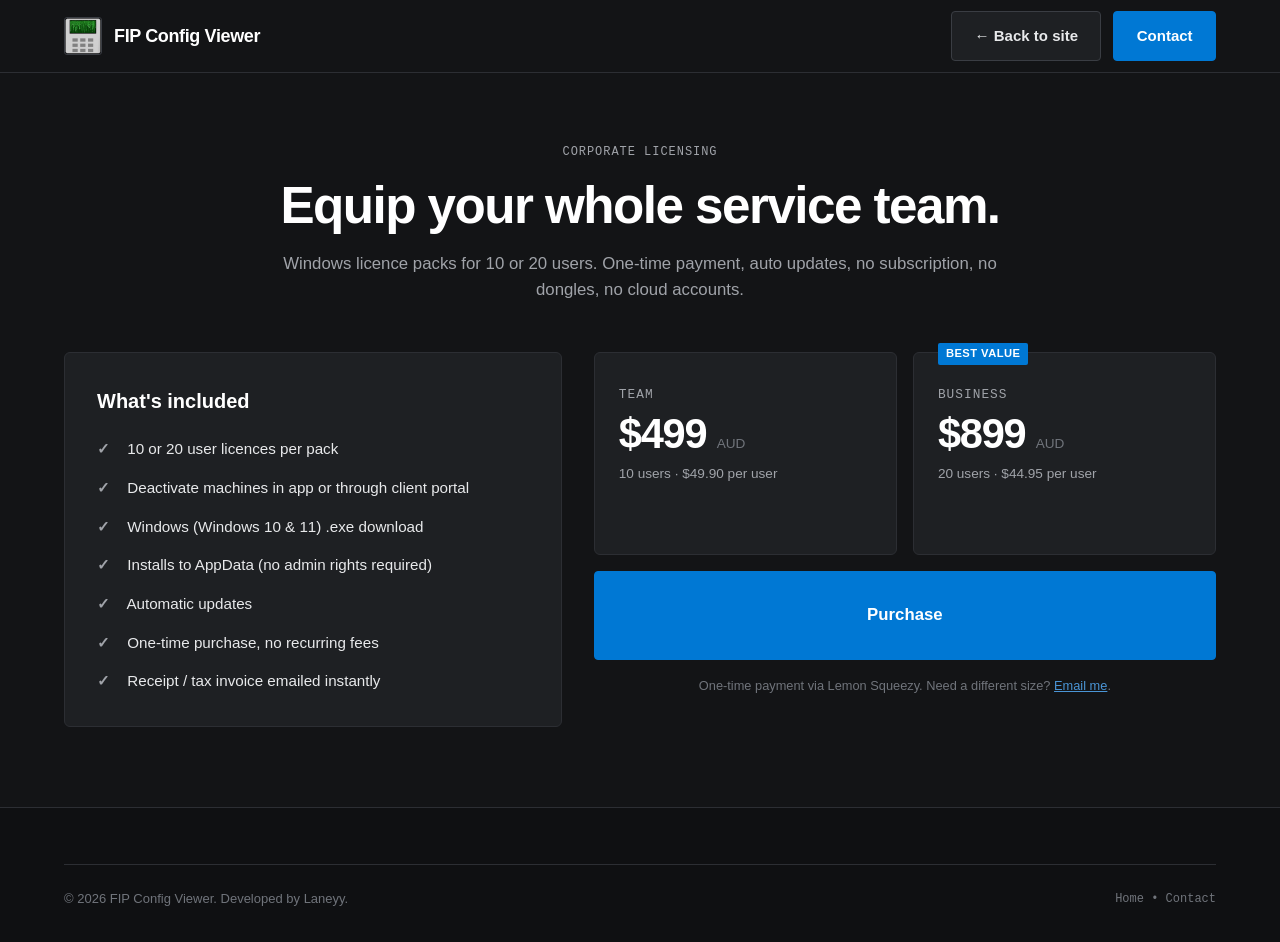
<file: corporate.html>
<!DOCTYPE html>
<html lang="en">

<head>
  <meta charset="UTF-8">
  <meta name="viewport" content="width=device-width, initial-scale=1.0">
  <title>Corporate Licensing — FIP Config Viewer</title>
  <meta name="description"
    content="Purchase a FIP Config Viewer corporate licence pack for your fire alarm service team. One-time payment, auto updates, no subscription.">
  <link rel="canonical" href="https://fipconfigviewer.com/corporate.html">
  <meta name="robots" content="noindex, follow">

  <!-- Open Graph / Slack / Teams / LinkedIn -->
  <meta property="og:type" content="website">
  <meta property="og:site_name" content="FIP Config Viewer">
  <meta property="og:url" content="https://fipconfigviewer.com/corporate.html">
  <meta property="og:title" content="Corporate Licensing — FIP Config Viewer">
  <meta property="og:description"
    content="Equip your fire alarm service team with Windows licence packs for 10 or 20 users. One-time payment, auto updates, no subscription.">
  <meta property="og:image" content="https://fipconfigviewer.com/assets/screenshot1.png">
  <meta property="og:image:width" content="1173">
  <meta property="og:image:height" content="936">
  <meta property="og:image:alt" content="FIP Config Viewer Corporate Licensing">
  <meta property="og:locale" content="en_AU">

  <!-- Twitter Card -->
  <meta name="twitter:card" content="summary_large_image">
  <meta name="twitter:title" content="Corporate Licensing — FIP Config Viewer">
  <meta name="twitter:description"
    content="Windows multi-user licence packs for fire alarm service teams. One-time purchase, offline-capable, auto updates.">
  <meta name="twitter:image" content="https://fipconfigviewer.com/assets/screenshot1.png">

  <!-- Browser Theming -->
  <meta name="theme-color" content="#131416">
  <meta name="msapplication-TileColor" content="#131416">

  <link rel="icon" type="image/png" href="assets/icon.png">
  <link rel="apple-touch-icon" href="assets/icon.png">

  <link rel="stylesheet" href="styles.css">
  <link rel="stylesheet" href="corporate.css">
</head>

<body>

  <header class="site-header">
    <div class="container nav-container">
      <a href="index.html" class="brand">
        <img src="assets/icon.png" alt="FIP Config Viewer Icon" class="brand-icon">
        <div class="brand-text">
          <span class="brand-title">FIP Config Viewer</span>
        </div>
      </a>
      <div class="nav-actions">
        <a href="index.html" class="btn btn-secondary">&larr; Back to site</a>
        <a href="mailto:laneydevelops@gmail.com" class="btn btn-primary">Contact</a>
      </div>
    </div>
  </header>

  <main class="corp-main">
    <div class="container">
      <div class="corp-head">
        <span class="corp-eyebrow">Corporate Licensing</span>
        <h1 class="corp-title">Equip your whole service team.</h1>
        <p class="corp-subtitle">
          Windows licence packs for 10 or 20 users. One-time payment, auto updates, no subscription,
          no dongles, no cloud accounts.
        </p>
      </div>

      <div class="corp-grid">
        <section class="corp-info" aria-label="What's included">
          <h2 class="corp-info-title">What's included</h2>
          <ul class="corp-list">
            <li><span class="corp-tick">✓</span> 10 or 20 user licences per pack</li>
            <li><span class="corp-tick">✓</span> Deactivate machines in app or through client portal</li>
            <li><span class="corp-tick">✓</span> Windows (Windows 10 &amp; 11) .exe download</li>
            <li><span class="corp-tick">✓</span> Installs to AppData (no admin rights required)</li>
            <li><span class="corp-tick">✓</span> Automatic updates</li>
            <li><span class="corp-tick">✓</span> One-time purchase, no recurring fees</li>
            <li><span class="corp-tick">✓</span> Receipt / tax invoice emailed instantly</li>
          </ul>
        </section>

        <section class="corp-plans" aria-label="Pricing">
          <article class="corp-plan">
            <span class="corp-plan-name">Team</span>
            <div class="corp-plan-price">$499 <small>AUD</small></div>
            <p class="corp-plan-per">10 users &middot; $49.90 per user</p>
          </article>

          <article class="corp-plan">
            <span class="corp-plan-badge">Best value</span>
            <span class="corp-plan-name">Business</span>
            <div class="corp-plan-price">$899 <small>AUD</small></div>
            <p class="corp-plan-per">20 users &middot; $44.95 per user</p>
          </article>

          <a href="https://laneydevelops.lemonsqueezy.com/checkout/buy/6bbdbbb7-8796-4aef-8422-e54d4410d36f?embed=1&media=0&discount=0"
            class="btn btn-primary corp-buy-btn lemonsqueezy-button">Purchase</a>

          <p class="corp-fine">
            One-time payment via Lemon Squeezy. Need a different size?
            <a href="mailto:laneydevelops@gmail.com?subject=FIP%20Config%20Viewer%20Corporate%20Licensing">Email me</a>.
          </p>
        </section>
      </div>
    </div>
  </main>

  <footer class="site-footer">
    <div class="container">
      <div class="footer-bottom">
        <div>&copy; 2026 FIP Config Viewer. Developed by Laneyy.</div>
        <div style="font-family: var(--font-mono); font-size: 0.75rem;">
          <a href="index.html">Home</a> • <a href="mailto:laneydevelops@gmail.com">Contact</a>
        </div>
      </div>
    </div>
  </footer>

  <script src="https://assets.lemonsqueezy.com/lemon.js" defer></script>
  <script src="corporate.js"></script>
  <!-- Cloudflare Web Analytics --><script type='module' src='https://static.cloudflareinsights.com/beacon.min.js' data-cf-beacon='{"token": "531780804ee54d23b89026fd192f8176"}'></script><!-- End Cloudflare Web Analytics -->
</body>

</html>
</file>
<file: styles.css>
/* ==========================================================================
   FIP Config Viewer — Official Product Stylesheet
   Designed for Fire Alarm Technicians & Field Engineers
   Aesthetic: Industrial Precision, High-Contrast Dark Engineering Palette
   Platforms: Windows, iOS, Android
   ========================================================================== */

:root {
  --bg-canvas: #131416;
  --bg-surface: #1a1b1e;
  --bg-card: #1e2023;
  --bg-card-hover: #25272b;
  --bg-elevated: #2a2c31;
  --bg-input: #161719;
  
  --border-subtle: #2c2e33;
  --border-muted: #3a3d43;
  --border-active: #52565e;

  --text-primary: #e8e9eb;
  --text-secondary: #a0a3a9;
  --text-muted: #70747b;
  --text-white: #ffffff;

  --accent-red: #ef4444;
  --accent-red-glow: rgba(239, 68, 68, 0.18);
  --accent-orange: #4a95d6; /* legacy name: now the single link/accent blue */
  --accent-amber: #f59e0b;
  --accent-blue: #0078d4;
  --accent-cyan: #06b6d4;
  --accent-emerald: #10b981;
  --accent-emerald-glow: rgba(16, 185, 129, 0.2);

  --font-sans: -apple-system, BlinkMacSystemFont, 'Segoe UI', Roboto, Helvetica, Arial, sans-serif;
  --font-mono: Consolas, 'SF Mono', Menlo, 'Liberation Mono', monospace;

  --radius-sm: 3px;
  --radius-md: 4px;
  --radius-lg: 6px;
  --radius-xl: 6px;
  --radius-full: 4px;

  --shadow-sm: none;
  --shadow-md: none;
  --shadow-lg: none;

  --container-max: 1200px;
  --transition-fast: 0.18s ease;
  --transition-normal: 0.28s ease;
}

*, *::before, *::after {
  box-sizing: border-box;
  margin: 0;
  padding: 0;
}

html {
  font-family: var(--font-sans);
  background-color: var(--bg-canvas);
  color: var(--text-primary);
  line-height: 1.6;
  scroll-behavior: smooth;
  text-rendering: optimizeLegibility;
  -webkit-font-smoothing: antialiased;
}

body {
  overflow-x: hidden;
  background-color: var(--bg-canvas);
  min-height: 100vh;
}

a {
  color: inherit;
  text-decoration: none;
}

button {
  font-family: inherit;
  cursor: pointer;
  border: none;
  background: none;
}

img {
  max-width: 100%;
  height: auto;
  display: block;
}

.container {
  width: 100%;
  max-width: var(--container-max);
  margin-left: auto;
  margin-right: auto;
  padding-left: 1.5rem;
  padding-right: 1.5rem;
}

/* ==========================================================================
   Navigation Bar
   ========================================================================== */

.site-header {
  position: sticky;
  top: 0;
  z-index: 100;
  background-color: var(--bg-canvas);
  border-bottom: 1px solid var(--border-subtle);
  transition: border-color var(--transition-fast);
}

.nav-container {
  display: flex;
  align-items: center;
  justify-content: space-between;
  height: 72px;
}

.brand {
  display: flex;
  align-items: center;
  gap: 12px;
  font-weight: 700;
  font-size: 1.15rem;
  letter-spacing: -0.02em;
  color: var(--text-white);
}

.brand-icon {
  width: 38px;
  height: 38px;
  border-radius: var(--radius-sm);
  border: 1px solid var(--border-muted);
}

.brand-text {
  display: flex;
  flex-direction: column;
}

.brand-title {
  display: flex;
  align-items: center;
  gap: 8px;
  font-size: 1.125rem;
  font-weight: 700;
  color: var(--text-white);
}

.nav-links {
  display: flex;
  align-items: center;
  gap: 1.75rem;
  list-style: none;
}

.nav-link {
  font-size: 0.9375rem;
  font-weight: 500;
  color: var(--text-secondary);
  transition: color var(--transition-fast);
}

.nav-link:hover {
  color: var(--text-white);
}

.nav-actions {
  display: flex;
  align-items: center;
  gap: 12px;
}

.mobile-toggle {
  display: none;
  flex-direction: column;
  gap: 5px;
  width: 30px;
  height: 30px;
  justify-content: center;
  padding: 4px;
}

.mobile-toggle span {
  display: block;
  width: 100%;
  height: 2px;
  background-color: var(--text-primary);
  border-radius: 2px;
  transition: all var(--transition-fast);
}

/* ==========================================================================
   Buttons
   ========================================================================== */

.btn {
  display: inline-flex;
  align-items: center;
  justify-content: center;
  gap: 10px;
  padding: 0.75rem 1.4rem;
  border-radius: var(--radius-md);
  font-size: 0.9375rem;
  font-weight: 600;
  transition: all var(--transition-fast);
  text-align: center;
  white-space: nowrap;
}

.btn-primary {
  background-color: #0078d4;
  color: var(--text-white);
  border: 1px solid #0078d4;
}

.btn-primary:hover {
  background-color: #1a86dc;
}

.btn-secondary {
  background-color: var(--bg-card);
  color: var(--text-primary);
  border: 1px solid var(--border-muted);
}

.btn-secondary:hover {
  background-color: var(--bg-card-hover);
  border-color: var(--border-active);
  color: var(--text-white);
}

/* ==========================================================================
   Hero Section
   ========================================================================== */

.hero-section {
  padding: 5rem 0 3.5rem;
  position: relative;
}

.hero-content {
  display: flex;
  flex-direction: column;
  align-items: center;
  text-align: center;
  max-width: 860px;
  margin: 0 auto;
}

.hero-title {
  font-size: clamp(2.25rem, 5vw, 3.75rem);
  font-weight: 800;
  line-height: 1.15;
  letter-spacing: -0.03em;
  color: var(--text-white);
  margin-bottom: 1.25rem;
}

.hero-title .text-fire {
  color: var(--text-white);
}

.hero-subtitle {
  font-size: clamp(1.0625rem, 2vw, 1.25rem);
  color: var(--text-secondary);
  line-height: 1.6;
  max-width: 740px;
  margin-bottom: 2rem;
}

/* Multi-Platform Download Buttons */
.hero-cta-group {
  display: flex;
  flex-wrap: wrap;
  align-items: center;
  justify-content: center;
  gap: 1rem;
  margin-bottom: 1.25rem;
}

.hero-platform-btn {
  display: inline-flex;
  align-items: center;
  gap: 12px;
  background: var(--bg-card);
  border: 1px solid var(--border-muted);
  padding: 10px 18px;
  border-radius: var(--radius-md);
  transition: background-color var(--transition-fast), border-color var(--transition-fast);
  color: var(--text-white);
  min-width: 170px;
}

.hero-platform-btn:hover {
  border-color: var(--border-active);
  background: var(--bg-card-hover);
}

.platform-icon {
  width: 26px;
  height: 26px;
  flex-shrink: 0;
}

.platform-btn-info {
  display: flex;
  flex-direction: column;
  text-align: left;
}

.platform-btn-sub {
  font-size: 0.6875rem;
  color: var(--text-muted);
  text-transform: uppercase;
  letter-spacing: 0.05em;
  line-height: 1.2;
}

.platform-btn-title {
  font-size: 1.05rem;
  font-weight: 700;
  line-height: 1.2;
}

.pricing-pill {
  font-family: var(--font-mono);
  font-size: 0.8125rem;
  color: var(--text-primary);
  background-color: var(--bg-card);
  border: 1px solid var(--border-muted);
  padding: 4px 14px;
  border-radius: var(--radius-sm);
  margin-bottom: 2rem;
}

.hero-stats-row {
  display: grid;
  grid-template-columns: repeat(4, 1fr);
  gap: 1rem;
  width: 100%;
  max-width: 920px;
  margin-top: 1.5rem;
  padding: 1.25rem;
  background-color: var(--bg-card);
  border: 1px solid var(--border-subtle);
  border-radius: var(--radius-lg);
}

.hero-stat {
  display: flex;
  flex-direction: column;
  align-items: center;
  text-align: center;
  padding: 0.5rem;
}

.stat-value {
  font-family: var(--font-mono);
  font-size: 1.35rem;
  font-weight: 700;
  color: var(--text-white);
  line-height: 1.2;
  margin-bottom: 4px;
}

.stat-label {
  font-size: 0.75rem;
  color: var(--text-secondary);
  font-weight: 500;
  text-transform: uppercase;
  letter-spacing: 0.04em;
}

/* ==========================================================================
   Screenshots / Product Showcase Section
   ========================================================================== */

.showcase-section {
  padding: 4.5rem 0;
  position: relative;
}

.section-head {
  text-align: center;
  max-width: 720px;
  margin: 0 auto 2.5rem;
}

.section-title {
  font-size: clamp(1.75rem, 3.5vw, 2.5rem);
  font-weight: 700;
  letter-spacing: -0.02em;
  color: var(--text-white);
  margin-bottom: 0.75rem;
}

.section-desc {
  font-size: 1.05rem;
  color: var(--text-secondary);
}

.showcase-tabs {
  display: flex;
  justify-content: center;
  gap: 8px;
  margin-bottom: 1.5rem;
  flex-wrap: wrap;
}

.showcase-tab {
  display: inline-flex;
  align-items: center;
  gap: 8px;
  padding: 10px 18px;
  border-radius: var(--radius-md);
  font-size: 0.875rem;
  font-weight: 600;
  color: var(--text-secondary);
  background-color: var(--bg-surface);
  border: 1px solid var(--border-subtle);
  transition: all var(--transition-fast);
}

.showcase-tab:hover {
  color: var(--text-white);
  border-color: var(--border-muted);
}

.showcase-tab.active {
  color: var(--text-white);
  background-color: var(--bg-card);
  border-color: var(--accent-blue);
}

.showcase-viewport {
  background: #0e0f11;
  border: 1px solid var(--border-muted);
  border-radius: var(--radius-lg);
  overflow: hidden;
  position: relative;
}

.window-titlebar {
  display: flex;
  align-items: center;
  justify-content: space-between;
  padding: 10px 16px;
  background-color: var(--bg-elevated);
  border-bottom: 1px solid var(--border-subtle);
}

.window-dots {
  display: flex;
  gap: 7px;
}

.window-dot {
  width: 10px;
  height: 10px;
  border-radius: 50%;
  background-color: var(--border-active);
}

.window-title {
  font-family: var(--font-mono);
  font-size: 0.8125rem;
  color: var(--text-muted);
  display: flex;
  align-items: center;
  gap: 8px;
}

.showcase-display {
  position: relative;
  min-height: 480px;
  display: flex;
  align-items: center;
  justify-content: center;
  background-color: #0e0f11;
}

.screenshot-slide {
  display: none;
  width: 100%;
}

.screenshot-slide.active {
  display: block;
  animation: fadeIn 0.3s ease-in-out;
}

@keyframes fadeIn {
  from { opacity: 0; transform: translateY(4px); }
  to { opacity: 1; transform: translateY(0); }
}

.screenshot-img-wrap {
  position: relative;
  overflow: hidden;
}

.screenshot-img-wrap img {
  width: 100%;
  height: auto;
  object-fit: contain;
  display: block;
}

.screenshot-caption-bar {
  padding: 1rem 1.5rem;
  background-color: var(--bg-surface);
  border-top: 1px solid var(--border-subtle);
  display: flex;
  align-items: center;
  justify-content: space-between;
  gap: 1rem;
  flex-wrap: wrap;
}

.caption-meta {
  display: flex;
  flex-direction: column;
}

.caption-heading {
  font-size: 0.9375rem;
  font-weight: 700;
  color: var(--text-white);
  margin-bottom: 2px;
}

.caption-details {
  font-size: 0.8125rem;
  color: var(--text-secondary);
}

.caption-tags {
  display: flex;
  gap: 6px;
  flex-wrap: wrap;
}

.tech-tag {
  font-family: var(--font-mono);
  font-size: 0.75rem;
  padding: 2px 8px;
  border-radius: var(--radius-sm);
  background-color: var(--bg-card);
  border: 1px solid var(--border-subtle);
  color: var(--text-secondary);
}

/* ==========================================================================
   Panel Support Matrix
   ========================================================================== */

.matrix-section {
  padding: 4.5rem 0;
  background-color: rgba(15, 20, 28, 0.35);
  border-top: 1px solid var(--border-subtle);
  border-bottom: 1px solid var(--border-subtle);
}

.matrix-filter-bar {
  display: flex;
  flex-wrap: wrap;
  align-items: center;
  justify-content: center;
  gap: 1rem;
  margin-bottom: 2rem;
}

.matrix-brands-tabs {
  display: flex;
  flex-wrap: wrap;
  justify-content: center;
  gap: 8px;
}

.matrix-brand-btn {
  font-size: 0.8125rem;
  font-weight: 600;
  padding: 6px 14px;
  border-radius: var(--radius-sm);
  background-color: var(--bg-surface);
  border: 1px solid var(--border-subtle);
  color: var(--text-secondary);
  transition: all var(--transition-fast);
}

.matrix-brand-btn:hover {
  color: var(--text-white);
  border-color: var(--border-muted);
}

.matrix-brand-btn.active {
  background-color: var(--bg-elevated);
  border-color: var(--accent-blue);
  color: var(--text-white);
}

.matrix-grid {
  display: grid;
  grid-template-columns: repeat(3, 1fr);
  gap: 1.25rem;
}

.panel-card {
  background-color: var(--bg-card);
  border: 1px solid var(--border-subtle);
  border-radius: var(--radius-md);
  padding: 1.25rem;
  display: flex;
  flex-direction: column;
  transition: all var(--transition-fast);
}

.panel-card:hover {
  border-color: var(--border-muted);
  background-color: var(--bg-card-hover);
}

.panel-card-header {
  display: flex;
  align-items: center;
  justify-content: space-between;
  margin-bottom: 0.5rem;
}

.panel-brand-name {
  font-family: var(--font-mono);
  font-size: 0.6875rem;
  text-transform: uppercase;
  color: var(--accent-orange);
  letter-spacing: 0.05em;
  font-weight: 600;
}

.panel-status-pill {
  font-family: var(--font-mono);
  font-size: 0.625rem;
  padding: 2px 6px;
  background-color: transparent;
  color: var(--text-secondary);
  border: 1px solid var(--border-muted);
  border-radius: 2px;
}

.panel-models {
  font-size: 1.05rem;
  font-weight: 700;
  color: var(--text-white);
  margin-bottom: 0.5rem;
}

.panel-features-list {
  list-style: none;
  font-size: 0.8125rem;
  color: var(--text-secondary);
  display: flex;
  flex-direction: column;
  gap: 4px;
  margin-top: 0.5rem;
  padding-top: 0.5rem;
  border-top: 1px solid var(--border-subtle);
}

.panel-features-list li {
  display: flex;
  align-items: center;
  gap: 6px;
}

.panel-features-list li::before {
  content: '✓';
  color: var(--text-secondary);
  font-weight: bold;
}

/* ==========================================================================
   Specs & Architecture
   ========================================================================== */

.specs-section {
  padding: 4.5rem 0;
}

.specs-grid {
  display: grid;
  grid-template-columns: 1fr 1fr;
  gap: 2rem;
}

.specs-card {
  background-color: var(--bg-card);
  border: 1px solid var(--border-subtle);
  border-radius: var(--radius-xl);
  padding: 2rem;
}

.specs-table {
  width: 100%;
  border-collapse: collapse;
  margin-top: 1rem;
}

.specs-table tr {
  border-bottom: 1px solid var(--border-subtle);
}

.specs-table tr:last-child {
  border-bottom: none;
}

.specs-table td {
  padding: 10px 0;
  font-size: 0.875rem;
}

.specs-table td:first-child {
  color: var(--text-muted);
  width: 42%;
}

.specs-table td:last-child {
  color: var(--text-white);
  font-family: var(--font-mono);
  font-weight: 500;
}

/* ==========================================================================
   Downloads Section
   ========================================================================== */

.downloads-section {
  padding: 4.5rem 0;
  background-color: rgba(15, 20, 28, 0.45);
  border-top: 1px solid var(--border-subtle);
}

.downloads-grid {
  display: grid;
  grid-template-columns: repeat(3, 1fr);
  gap: 1.5rem;
  margin-top: 2rem;
}

.download-card {
  background-color: var(--bg-card);
  border: 1px solid var(--border-subtle);
  border-radius: var(--radius-xl);
  padding: 2rem;
  display: flex;
  flex-direction: column;
  align-items: center;
  text-align: center;
  transition: all var(--transition-fast);
}

.download-card:hover {
  background-color: var(--bg-card-hover);
  border-color: var(--border-active);
}

.download-card-icon {
  margin-bottom: 1rem;
  display: flex;
  align-items: center;
  justify-content: center;
}

.download-card-title {
  font-size: 1.25rem;
  font-weight: 700;
  color: var(--text-white);
  margin-bottom: 0.5rem;
}

.download-card-desc {
  font-size: 0.875rem;
  color: var(--text-secondary);
  line-height: 1.5;
  margin-bottom: 1.5rem;
  flex-grow: 1;
}

/* ==========================================================================
   Footer
   ========================================================================== */

.site-footer {
  background-color: #0f1012;
  border-top: 1px solid var(--border-subtle);
  padding: 3.5rem 0 2rem;
  font-size: 0.8125rem;
  color: var(--text-muted);
}

.footer-top {
  display: flex;
  justify-content: space-between;
  align-items: flex-start;
  gap: 2rem;
  margin-bottom: 2.5rem;
  flex-wrap: wrap;
}

.footer-brand {
  max-width: 320px;
}

.footer-brand p {
  margin-top: 8px;
  line-height: 1.5;
}

.footer-links-group {
  display: flex;
  gap: 3rem;
  flex-wrap: wrap;
}

.footer-col h4 {
  color: var(--text-white);
  font-size: 0.875rem;
  margin-bottom: 0.75rem;
  font-weight: 600;
}

.footer-col ul {
  list-style: none;
  display: flex;
  flex-direction: column;
  gap: 6px;
}

.footer-col a:hover {
  color: var(--text-white);
}

.footer-bottom {
  display: flex;
  align-items: center;
  justify-content: space-between;
  padding-top: 1.5rem;
  border-top: 1px solid var(--border-subtle);
  flex-wrap: wrap;
  gap: 1rem;
}

/* ==========================================================================
   Contact Section
   ========================================================================== */

.contact-section {
  padding: 3.5rem 0 4.5rem;
}

.contact-card {
  background: var(--bg-card);
  border: 1px solid var(--border-muted);
  border-radius: var(--radius-xl);
  padding: 2.5rem;
  display: flex;
  align-items: center;
  justify-content: space-between;
  gap: 2rem;
  flex-wrap: wrap;
}

.contact-card-info {
  max-width: 580px;
}

.contact-title {
  font-size: 1.5rem;
  font-weight: 700;
  color: var(--text-white);
  margin-bottom: 0.5rem;
}

.contact-desc {
  font-size: 0.9375rem;
  color: var(--text-secondary);
  line-height: 1.6;
}

.contact-main-btn {
  font-size: 1rem;
  padding: 0.85rem 1.75rem;
}

/* ==========================================================================
   Air-Gapped & Confidentiality Trust Banner
   ========================================================================== */

.trust-banner {
  background: linear-gradient(135deg, rgba(16, 185, 129, 0.08) 0%, rgba(30, 32, 35, 0.95) 100%);
  border: 1px solid rgba(16, 185, 129, 0.35);
  border-radius: var(--radius-md);
  padding: 1.25rem 1.5rem;
  margin-top: 2rem;
  display: flex;
  align-items: center;
  gap: 1.25rem;
  text-align: left;
}

.trust-icon-box {
  flex-shrink: 0;
  width: 44px;
  height: 44px;
  border-radius: var(--radius-md);
  background-color: rgba(16, 185, 129, 0.15);
  border: 1px solid rgba(16, 185, 129, 0.3);
  display: flex;
  align-items: center;
  justify-content: center;
  color: var(--accent-emerald);
}

.trust-body {
  flex-grow: 1;
}

.trust-header-line {
  display: flex;
  align-items: center;
  gap: 10px;
  flex-wrap: wrap;
  margin-bottom: 0.25rem;
}

.trust-title {
  font-size: 0.95rem;
  font-weight: 700;
  color: var(--text-white);
  letter-spacing: -0.01em;
}

.trust-pill {
  font-family: var(--font-mono);
  font-size: 0.65rem;
  font-weight: 600;
  text-transform: uppercase;
  letter-spacing: 0.06em;
  padding: 2px 7px;
  border-radius: 2px;
  background-color: rgba(16, 185, 129, 0.2);
  color: #34d399;
  border: 1px solid rgba(16, 185, 129, 0.4);
}

.trust-desc {
  font-size: 0.85rem;
  color: var(--text-secondary);
  line-height: 1.5;
}

/* ==========================================================================
   Technician Field Tools Section
   ========================================================================== */

.tools-section {
  padding: 4.5rem 0;
  position: relative;
  background-color: rgba(12, 14, 18, 0.6);
  border-top: 1px solid var(--border-subtle);
  border-bottom: 1px solid var(--border-subtle);
}

.tools-grid {
  display: grid;
  grid-template-columns: repeat(3, 1fr);
  gap: 1.25rem;
}

.tool-card {
  background-color: var(--bg-card);
  border: 1px solid var(--border-subtle);
  border-radius: var(--radius-md);
  padding: 1.5rem;
  display: flex;
  flex-direction: column;
  transition: all var(--transition-fast);
}

.tool-card:hover {
  border-color: var(--border-muted);
  background-color: var(--bg-card-hover);
  transform: translateY(-2px);
}

.tool-card-head {
  display: flex;
  align-items: center;
  justify-content: space-between;
  margin-bottom: 1rem;
}

.tool-icon-wrap {
  width: 40px;
  height: 40px;
  border-radius: var(--radius-sm);
  background-color: var(--bg-surface);
  border: 1px solid var(--border-subtle);
  display: flex;
  align-items: center;
  justify-content: center;
  color: var(--accent-orange);
}

.tool-tag {
  font-family: var(--font-mono);
  font-size: 0.65rem;
  font-weight: 600;
  text-transform: uppercase;
  letter-spacing: 0.06em;
  padding: 2px 6px;
  border-radius: 2px;
  border: 1px solid var(--border-muted);
  color: var(--text-secondary);
}

.tool-card-title {
  font-size: 1.15rem;
  font-weight: 700;
  color: var(--text-white);
  margin-bottom: 0.5rem;
}

.tool-card-desc {
  font-size: 0.875rem;
  color: var(--text-secondary);
  line-height: 1.55;
  margin-bottom: 1rem;
}

.tool-card-bullets {
  list-style: none;
  margin-top: auto;
  display: flex;
  flex-direction: column;
  gap: 0.45rem;
  border-top: 1px solid var(--border-subtle);
  padding-top: 0.85rem;
}

.tool-card-bullets li {
  font-size: 0.8125rem;
  color: var(--text-muted);
  display: flex;
  align-items: flex-start;
  gap: 6px;
}

.tool-card-bullets li span {
  color: var(--accent-emerald);
  font-weight: 700;
}

/* ==========================================================================
   Responsive Breakpoints
   ========================================================================== */

@media (max-width: 992px) {
  .matrix-grid {
    grid-template-columns: repeat(2, 1fr);
  }

  .tools-grid {
    grid-template-columns: repeat(2, 1fr);
  }

  .downloads-grid {
    grid-template-columns: 1fr;
    max-width: 480px;
    margin-left: auto;
    margin-right: auto;
  }

  .specs-grid {
    grid-template-columns: 1fr;
  }

  .hero-stats-row {
    grid-template-columns: repeat(2, 1fr);
  }
}

@media (max-width: 768px) {
  .trust-banner {
    flex-direction: column;
    align-items: flex-start;
    gap: 0.75rem;
  }

  .tools-grid {
    grid-template-columns: 1fr;
  }

  .nav-links {
    display: none;
    position: absolute;
    top: 72px;
    left: 0;
    right: 0;
    background-color: var(--bg-surface);
    border-bottom: 1px solid var(--border-subtle);
    flex-direction: column;
    padding: 1.5rem;
    gap: 1rem;
  }

  .nav-links.open {
    display: flex;
  }

  .mobile-toggle {
    display: flex;
  }

  .matrix-grid {
    grid-template-columns: 1fr;
  }

  .matrix-filter-bar {
    flex-direction: column;
    align-items: stretch;
  }

  .matrix-search-box {
    width: 100%;
  }

  .hero-stats-row {
    grid-template-columns: 1fr 1fr;
  }
}

@media (max-width: 480px) {
  .hero-stats-row {
    grid-template-columns: 1fr;
  }
  
  .hero-platform-btn {
    width: 100%;
  }
}
</file>
<file: corporate.css>
/* Corporate purchase page — builds on styles.css tokens */

.corp-main {
  padding: 4rem 0 5rem;
}

.corp-head {
  text-align: center;
  max-width: 720px;
  margin: 0 auto 3rem;
}

.corp-eyebrow {
  display: inline-block;
  font-family: var(--font-mono);
  font-size: 0.75rem;
  letter-spacing: 0.08em;
  text-transform: uppercase;
  color: var(--text-secondary);
  margin-bottom: 1rem;
}

.corp-title {
  font-size: clamp(2rem, 5vw, 3.2rem);
  font-weight: 800;
  letter-spacing: -0.03em;
  line-height: 1.1;
  color: var(--text-white);
  margin-bottom: 1rem;
}

.corp-subtitle {
  color: var(--text-secondary);
  font-size: 1.05rem;
}

.corp-grid {
  display: grid;
  grid-template-columns: 1fr 1.25fr;
  gap: 2rem;
  align-items: stretch;
}

.corp-info {
  background: var(--bg-card);
  border: 1px solid var(--border-subtle);
  border-radius: var(--radius-lg);
  padding: 2rem;
}

.corp-info-title {
  font-size: 1.25rem;
  color: var(--text-white);
  margin-bottom: 1.25rem;
}

.corp-list {
  list-style: none;
  display: flex;
  flex-direction: column;
  gap: 0.9rem;
  color: var(--text-primary);
  font-size: 0.95rem;
}

.corp-tick {
  display: inline-block;
  width: 22px;
  margin-right: 4px;
  color: var(--text-secondary);
  font-weight: 700;
}

/* Pricing plans */
.corp-plans {
  display: grid;
  grid-template-columns: 1fr 1fr;
  gap: 1rem;
}

.corp-plan {
  position: relative;
  display: flex;
  flex-direction: column;
  gap: 0.35rem;
  padding: 2rem 1.5rem 1.5rem;
  background: var(--bg-card);
  border: 1px solid var(--border-subtle);
  border-radius: var(--radius-lg);
}

.corp-plan-featured {
  border-color: #0078d4;
}

.corp-plan-badge {
  position: absolute;
  top: -10px;
  left: 1.5rem;
  background: #0078d4;
  color: #fff;
  font-size: 0.7rem;
  font-weight: 600;
  letter-spacing: 0.04em;
  text-transform: uppercase;
  padding: 2px 8px;
  border-radius: 2px;
}

.corp-plan-name {
  font-family: var(--font-mono);
  font-size: 0.8rem;
  letter-spacing: 0.08em;
  text-transform: uppercase;
  color: var(--text-secondary);
}

.corp-plan-price {
  font-size: 2.6rem;
  font-weight: 800;
  letter-spacing: -0.03em;
  color: var(--text-white);
  line-height: 1.1;
}

.corp-plan-price small {
  font-size: 0.85rem;
  font-weight: 500;
  color: var(--text-muted);
  letter-spacing: 0;
}

.corp-plan-per {
  font-size: 0.85rem;
  color: var(--text-secondary);
  margin-bottom: 1rem;
}

.corp-buy-btn {
  grid-column: 1 / -1;
  justify-content: center;
  padding: 0.95rem 1.5rem;
  font-size: 1.05rem;
}

.corp-fine {
  grid-column: 1 / -1;
  text-align: center;
  font-size: 0.8rem;
  color: var(--text-muted);
}

.corp-fine a {
  color: var(--accent-orange);
  text-decoration: underline;
}

@media (max-width: 900px) {
  .corp-grid {
    grid-template-columns: 1fr;
  }
}

@media (max-width: 480px) {
  .corp-plans {
    grid-template-columns: 1fr;
  }
}
</file>
